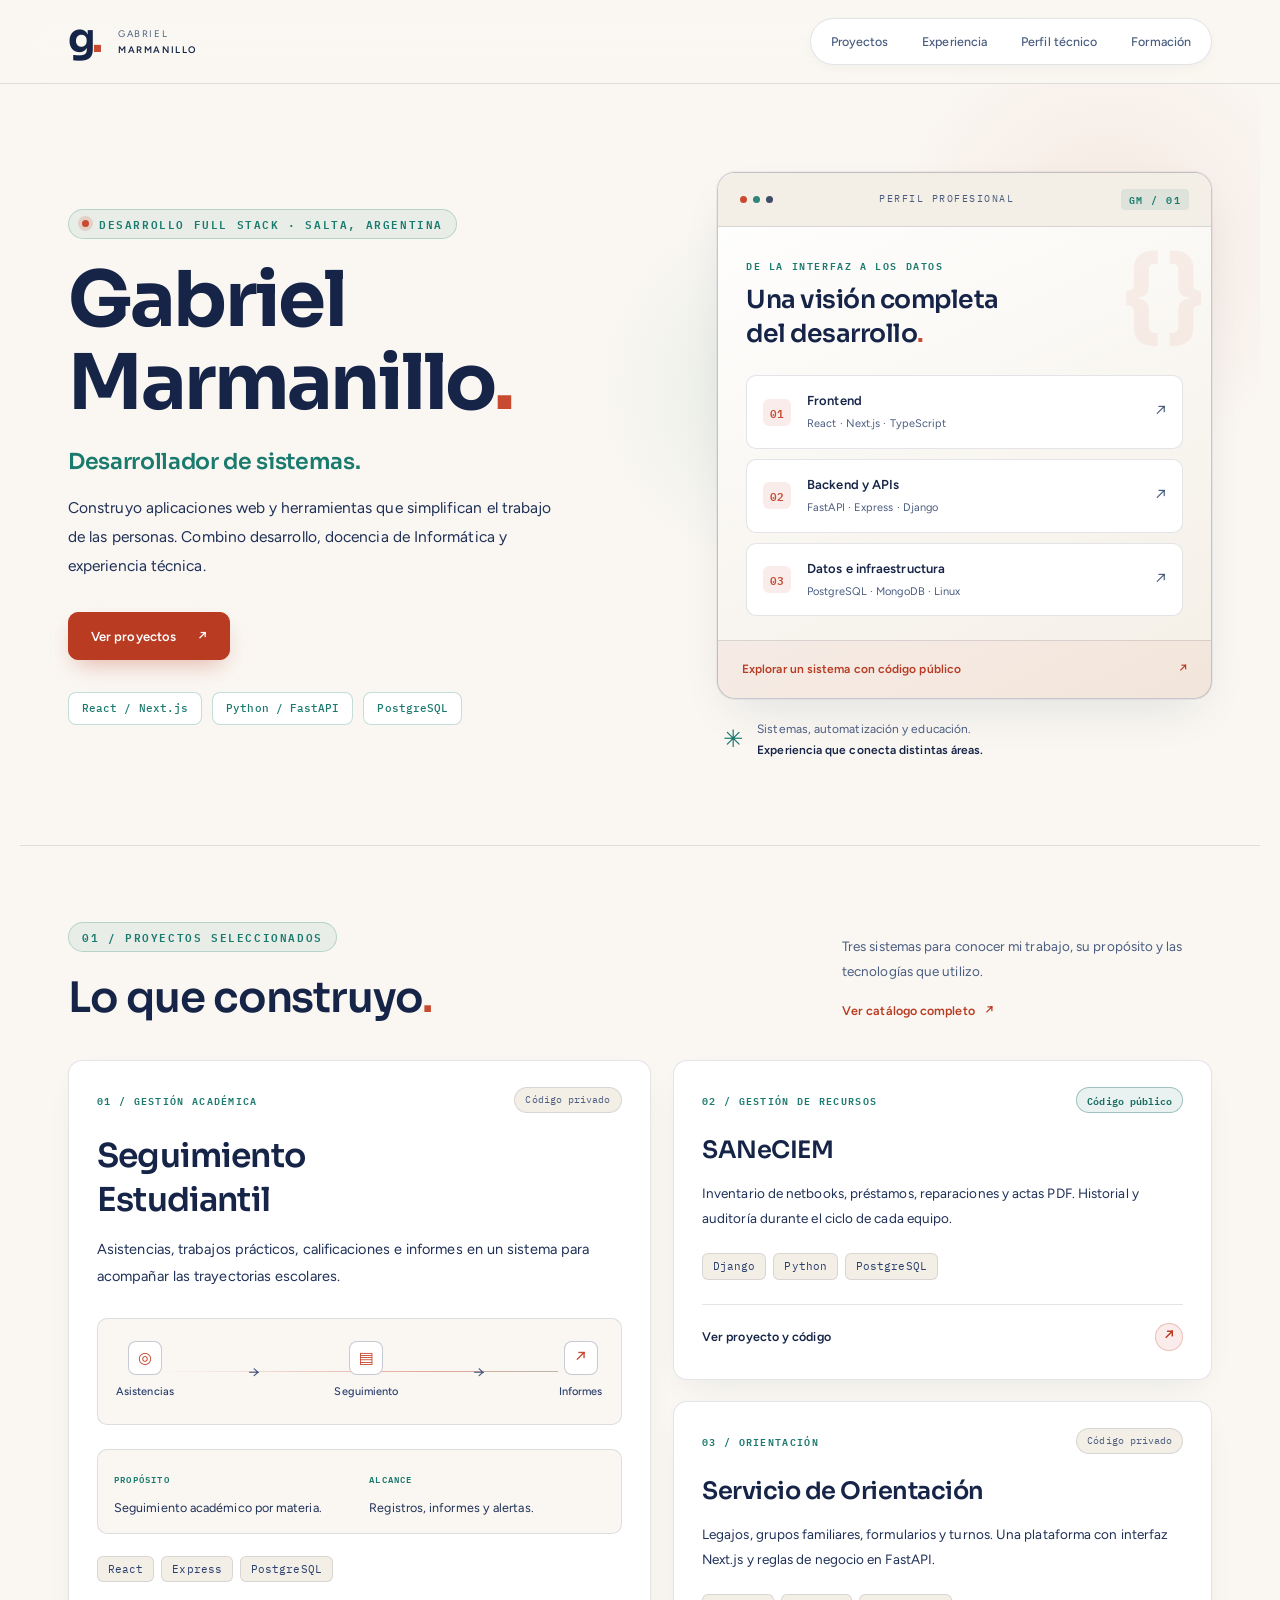
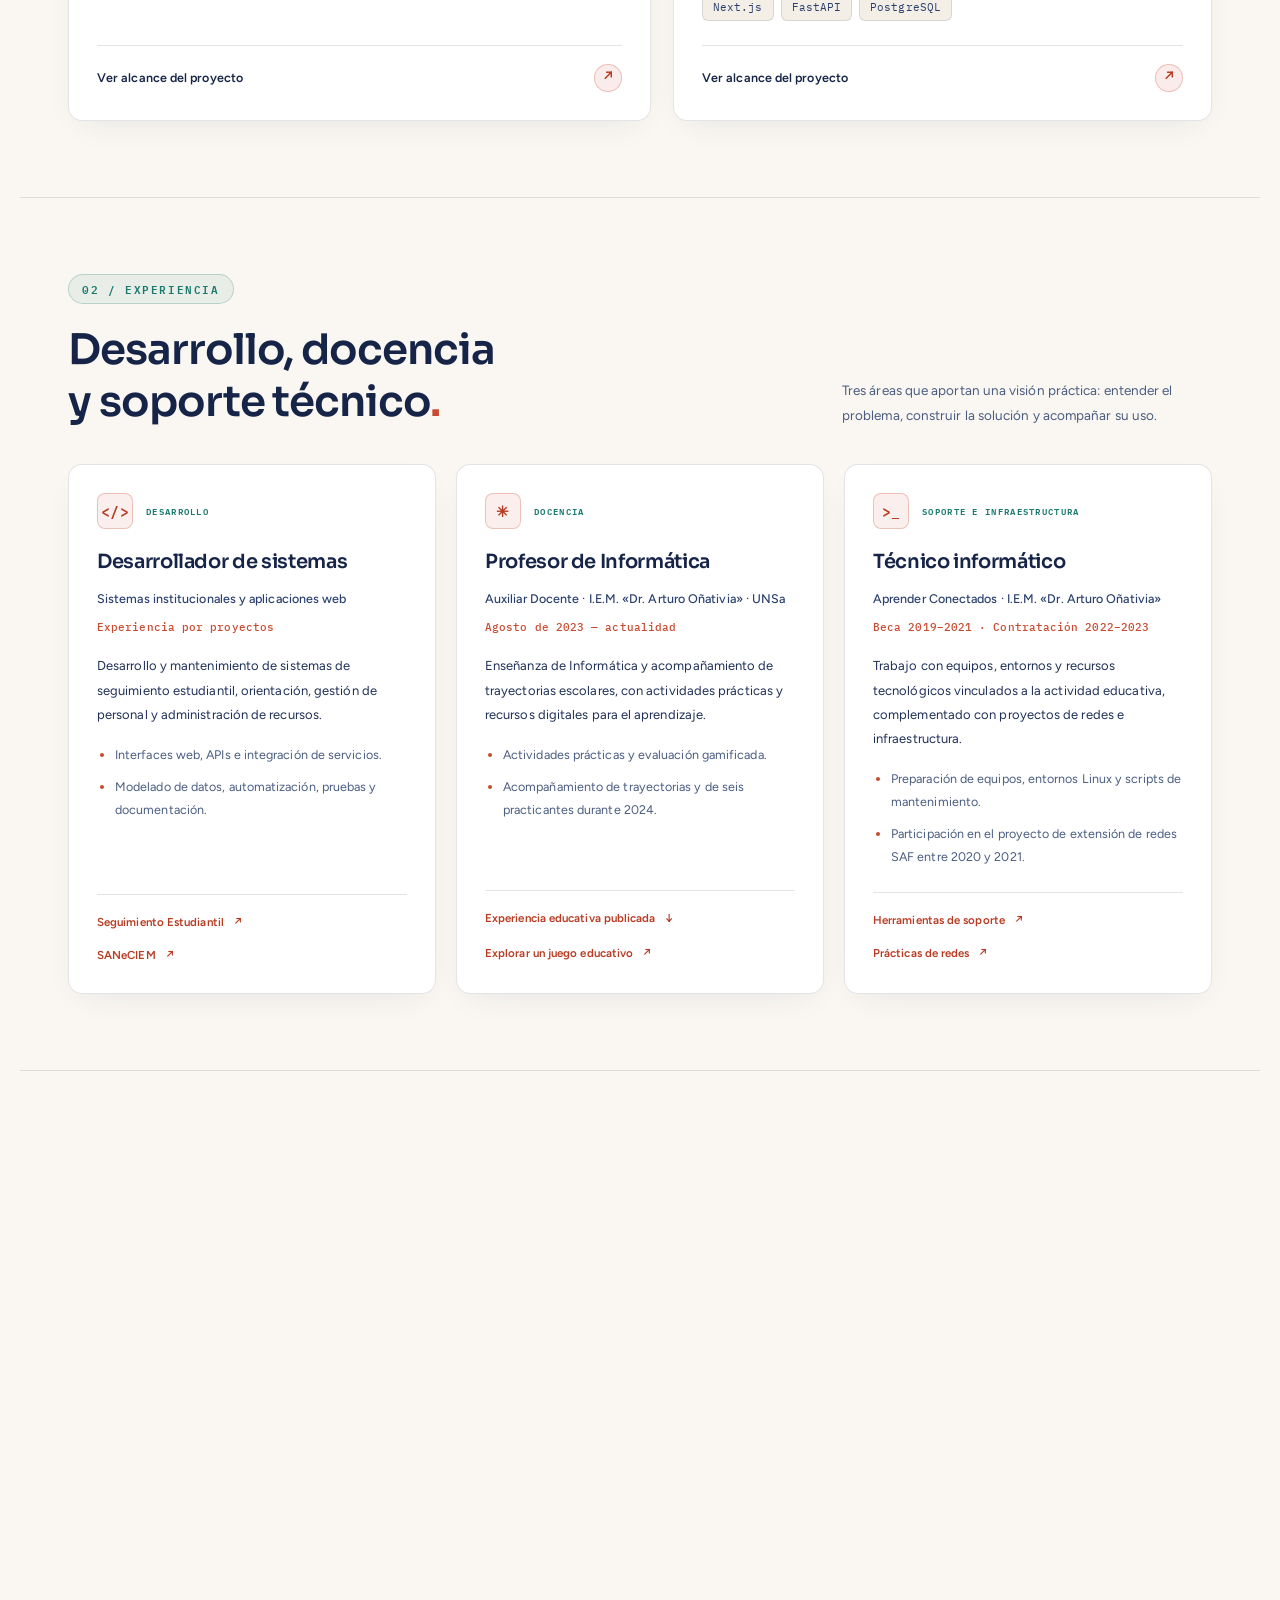
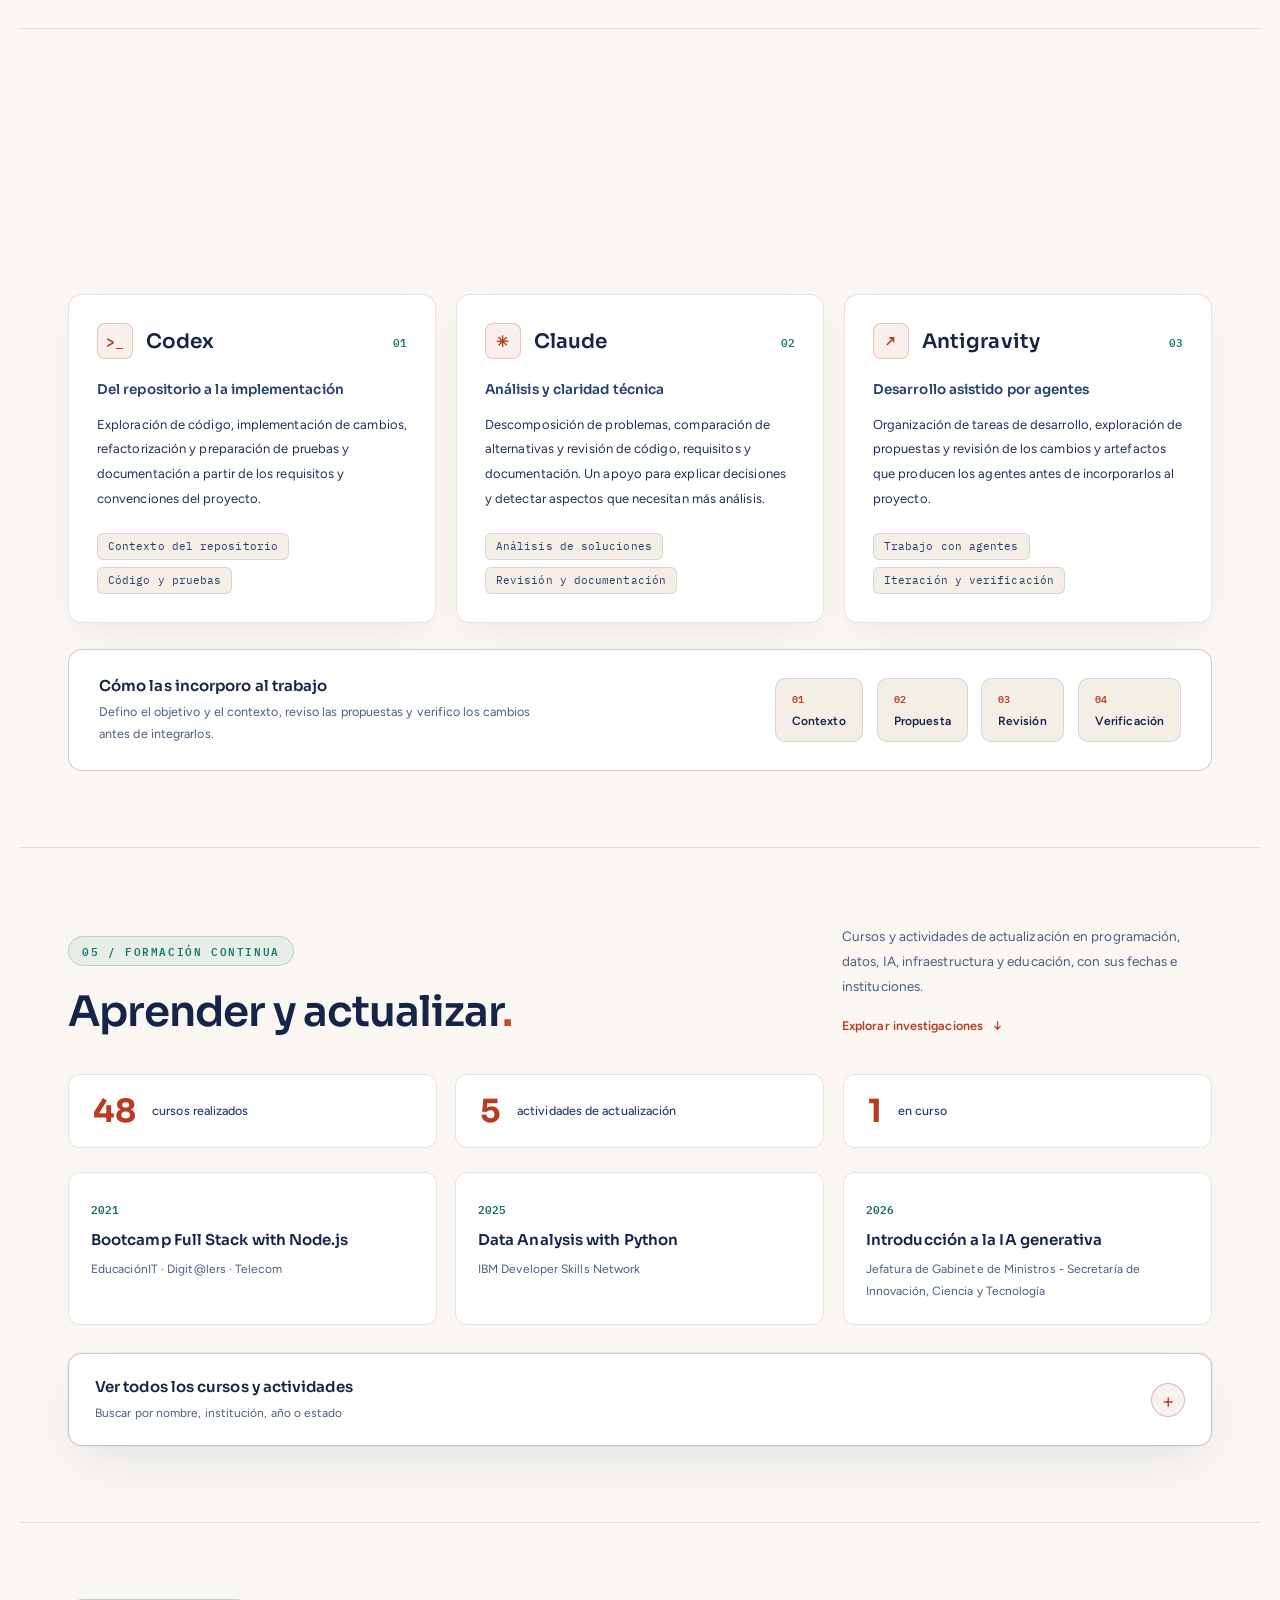
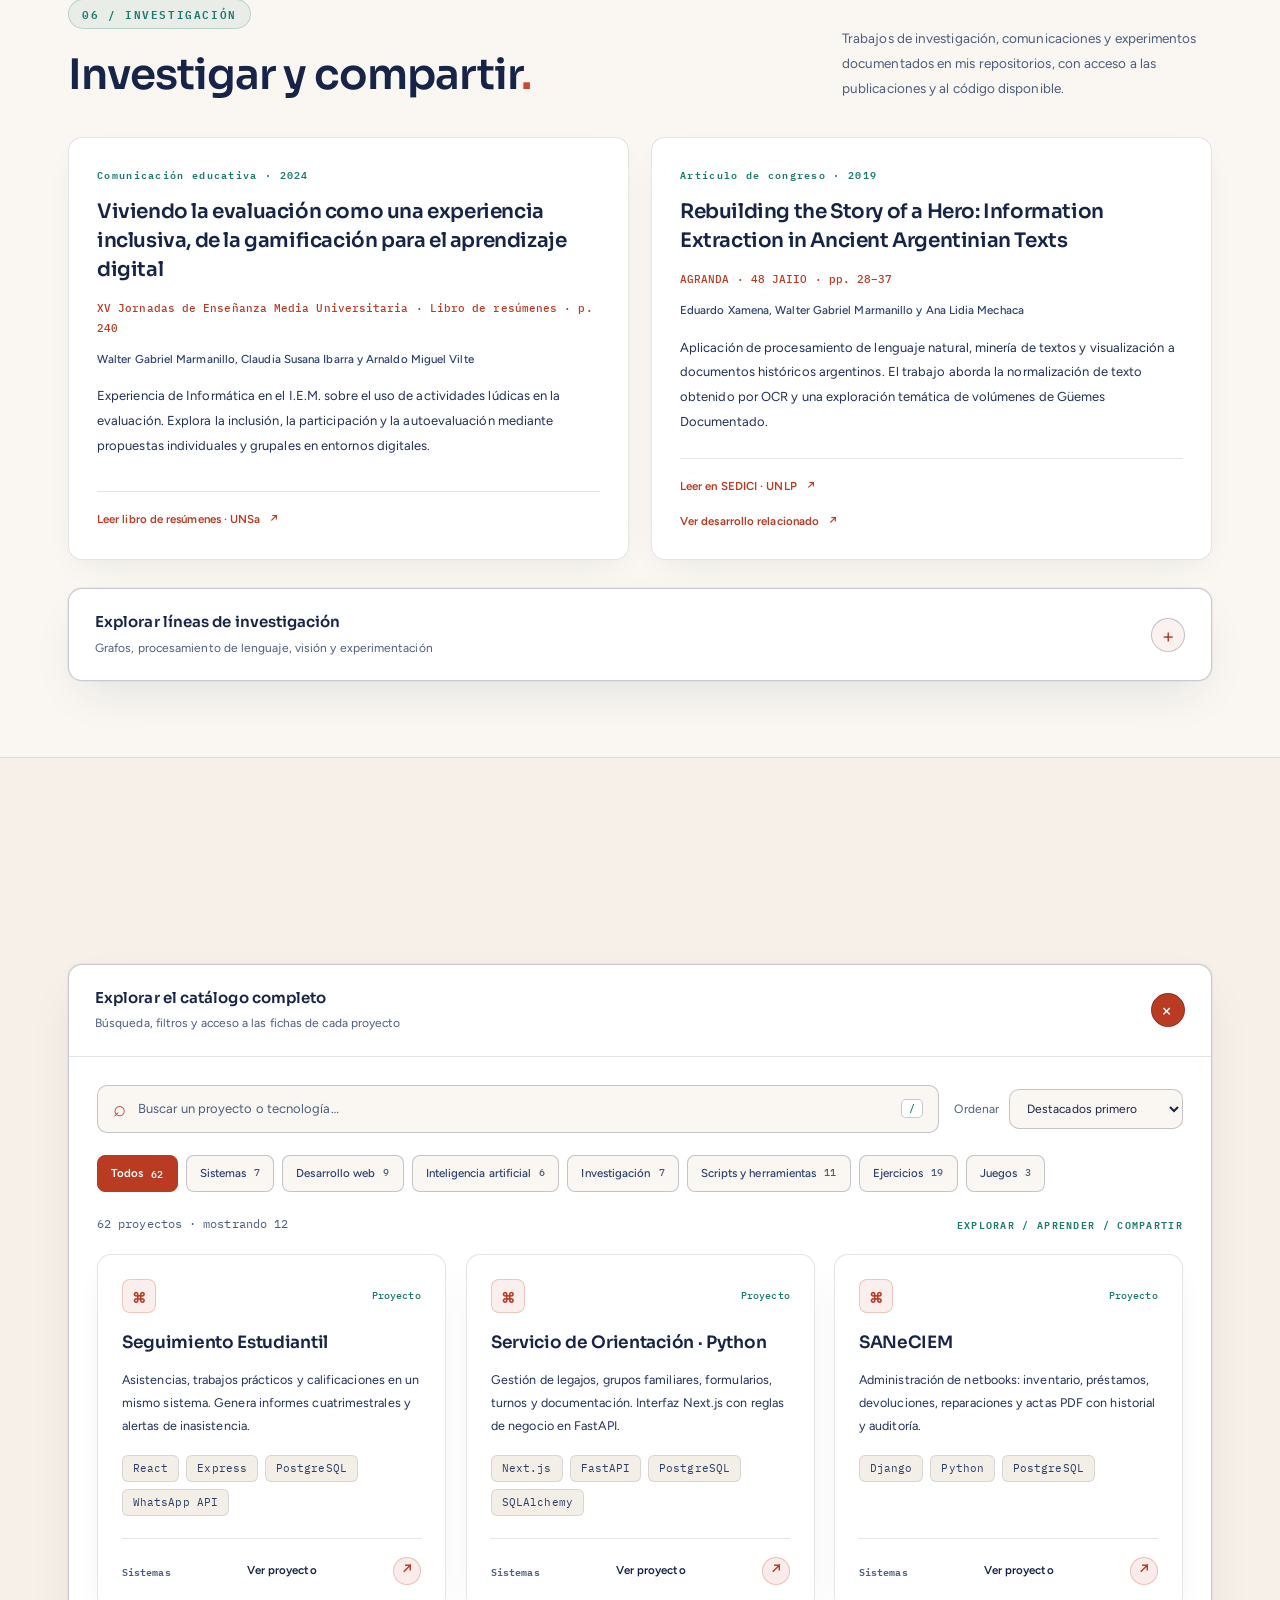
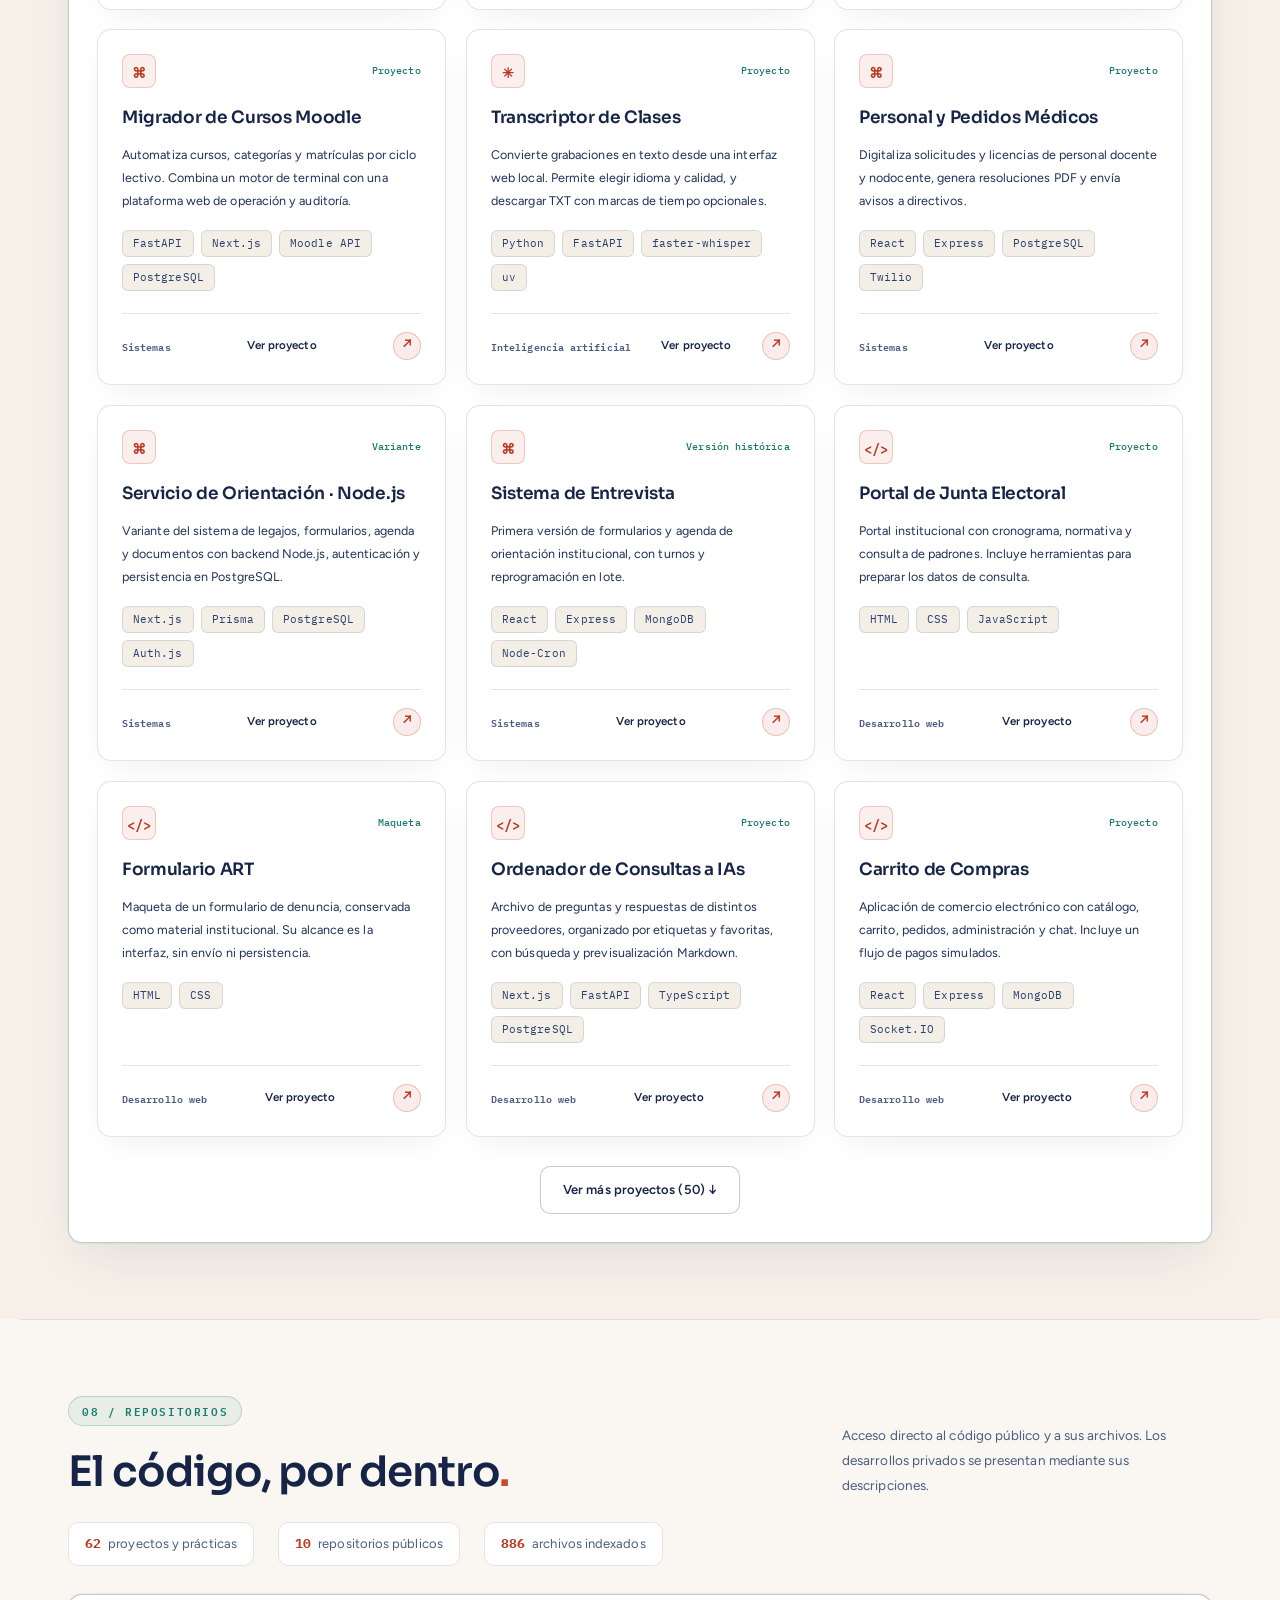
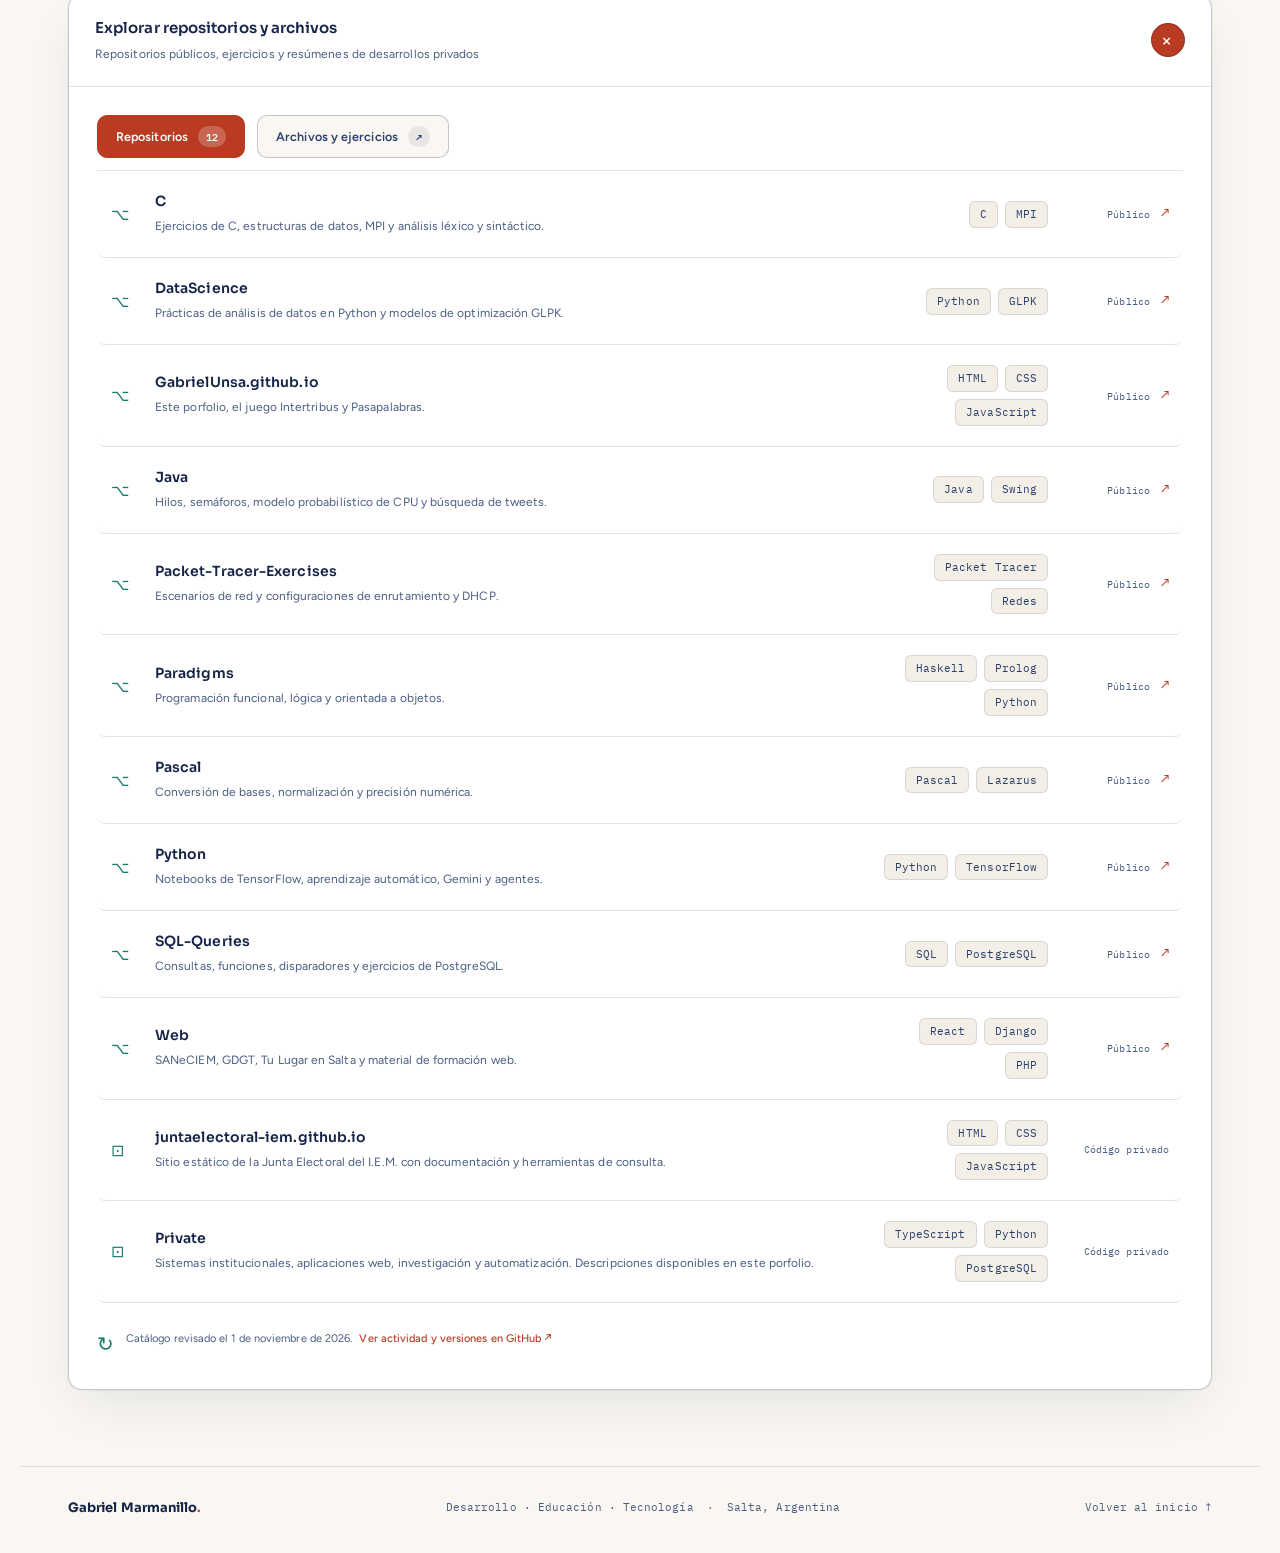
<file: index.html>
<!DOCTYPE html>
<html lang="es" data-theme="light">
<head>
  <meta charset="utf-8">
  <meta name="viewport" content="width=device-width, initial-scale=1">
  <meta name="theme-color" content="#faf7f2">
  <title>Gabriel Marmanillo | Desarrollador de sistemas</title>
  <meta name="description" content="Gabriel Marmanillo: desarrollo full stack con React, Next.js, Python y PostgreSQL. Experiencia, proyectos seleccionados, formación e investigación.">
  <link rel="canonical" href="https://gabrielunsa.github.io/">
  <meta property="og:type" content="website">
  <meta property="og:title" content="Gabriel Marmanillo · Porfolio de desarrollo">
  <meta property="og:description" content="Desarrollo full stack, sistemas y automatización. Conocé mi experiencia y explorá mis proyectos.">
  <meta property="og:url" content="https://gabrielunsa.github.io/">
  <meta property="og:image" content="https://gabrielunsa.github.io/assets/social.png?v=20261101-warm">
  <link rel="icon" href="assets/favicon.svg" type="image/svg+xml">
  <link rel="preconnect" href="https://fonts.googleapis.com">
  <link rel="preconnect" href="https://fonts.gstatic.com" crossorigin="">
  <link rel="stylesheet" href="assets/styles.css?v=20261101-warm">
  <script src="assets/catalog.js?v=20261101-warm" defer=""></script>
  <script src="assets/js/utils.js?v=20261101-warm" defer=""></script>
  <script src="assets/js/dialog.js?v=20261101-warm" defer=""></script>
  <script src="assets/js/projects.js?v=20261101-warm" defer=""></script>
  <script src="assets/js/repositories.js?v=20261101-warm" defer=""></script>
  <script src="assets/js/learning.js?v=20261101-warm" defer=""></script>
  <script src="assets/app.js?v=20261101-warm" defer=""></script>
  <script src="assets/motion.js?v=20261101-warm" defer=""></script>
</head>
<body>
  <div class="spatial-canvas" aria-hidden="true">
    <div class="spatial-grid"></div>
    <div class="spatial-orb orb-1"></div>
    <div class="spatial-orb orb-2"></div>
  </div>
  <div class="reading-progress" aria-hidden="true"></div>
  <a class="skip-link" href="#principal">Saltar al contenido</a>

  <header class="site-header">
    <a class="wordmark" href="#inicio" aria-label="Gabriel Marmanillo, inicio">
      <span class="monogram">g<span>.</span></span>
      <span>GABRIEL<br><b>MARMANILLO</b></span>
    </a>
    <nav class="desktop-nav" aria-label="Navegación principal">
      <span class="nav-pill-indicator" aria-hidden="true"></span>
      <a href="#destacados">Proyectos</a>
      <a href="#experiencia">Experiencia</a>
      <a href="#sobre-mi">Perfil técnico</a>
      <a href="#formacion">Formación</a>
    </nav>
    <details class="mobile-nav">
      <summary>Menú <span aria-hidden="true">⌄</span></summary>
      <nav aria-label="Navegación para pantallas pequeñas">
        <a href="#destacados">Proyectos</a>
        <a href="#experiencia">Experiencia</a>
        <a href="#sobre-mi">Perfil técnico</a>
        <a href="#formacion">Formación</a>
        <a href="#ia">IA aplicada</a>
        <a href="#investigacion">Investigación</a>
        <a href="#proyectos">Catálogo completo</a>
        <a href="#repositorios">Repositorios</a>
      </nav>
    </details>
  </header>

  <main id="principal">
    <!-- PORTADA / HERO -->
    <section class="hero section-wrap" id="inicio" aria-labelledby="hero-title">
      <div class="hero-ambient" aria-hidden="true"><span></span><span></span></div>
      <div class="hero-main">
        <p class="eyebrow"><span class="status-dot"></span> DESARROLLO FULL STACK · SALTA, ARGENTINA</p>
        <h1 id="hero-title">Gabriel<br>Marmanillo<span class="accent">.</span></h1>
        <p class="hero-role">Desarrollador de sistemas.</p>
        <p class="hero-copy">Construyo aplicaciones web y herramientas que simplifican el trabajo de las personas. Combino desarrollo, docencia de Informática y experiencia técnica.</p>
        <div class="hero-actions">
          <a class="button primary" href="#destacados">Ver proyectos <span aria-hidden="true">↗</span></a>
        </div>
        <div class="hero-stack" aria-label="Tecnologías principales">
          <span>React / Next.js</span>
          <span>Python / FastAPI</span>
          <span>PostgreSQL</span>
        </div>
      </div>
      <div class="hero-aside">
        <div class="profile-panel">
          <div class="panel-top">
            <span class="panel-dots" aria-hidden="true"><i></i><i></i><i></i></span>
            <span>PERFIL PROFESIONAL</span>
            <span class="panel-version">GM / 01</span>
          </div>
          <div class="profile-panel-main">
            <span class="profile-glyph" aria-hidden="true">{ }</span>
            <p class="panel-eyebrow">DE LA INTERFAZ A LOS DATOS</p>
            <h2>Una visión completa<br>del desarrollo<span>.</span></h2>
            <div class="profile-layers">
              <div><span aria-hidden="true">01</span><div><strong>Frontend</strong><p>React · Next.js · TypeScript</p></div><span aria-hidden="true">↗</span></div>
              <div><span aria-hidden="true">02</span><div><strong>Backend y APIs</strong><p>FastAPI · Express · Django</p></div><span aria-hidden="true">↗</span></div>
              <div><span aria-hidden="true">03</span><div><strong>Datos e infraestructura</strong><p>PostgreSQL · MongoDB · Linux</p></div><span aria-hidden="true">↗</span></div>
            </div>
          </div>
          <button class="panel-link" type="button" data-project="saneciem">Explorar un sistema con código público <span aria-hidden="true">↗</span></button>
        </div>
        <div class="hero-caption">
          <span aria-hidden="true">✳</span>
          <p>Sistemas, automatización y educación.<br><strong>Experiencia que conecta distintas áreas.</strong></p>
        </div>
      </div>
    </section>

    <!-- 01 / PROYECTOS SELECCIONADOS -->
    <section class="section-wrap featured-section" id="destacados" aria-labelledby="featured-title">
      <div class="section-heading">
        <div>
          <p class="eyebrow">01 / PROYECTOS SELECCIONADOS</p>
          <h2 id="featured-title">Lo que construyo<span class="accent">.</span></h2>
        </div>
        <div class="heading-aside">
          <p>Tres sistemas para conocer mi trabajo, su propósito y las tecnologías que utilizo.</p>
          <a class="text-link" href="#proyectos">Ver catálogo completo <span aria-hidden="true">↗</span></a>
        </div>
      </div>
      <div class="featured-grid">
        <article class="featured-card featured-primary">
          <div class="featured-top">
            <span class="project-number">01 / GESTIÓN ACADÉMICA</span>
            <span class="code-badge">Código privado</span>
          </div>
          <div class="featured-body">
            <h3>Seguimiento<br>Estudiantil</h3>
            <p>Asistencias, trabajos prácticos, calificaciones e informes en un sistema para acompañar las trayectorias escolares.</p>
            <div class="case-flow" aria-label="Áreas del sistema">
              <div><span aria-hidden="true">◎</span>Asistencias</div>
              <span aria-hidden="true">→</span>
              <div><span aria-hidden="true">▤</span>Seguimiento</div>
              <span aria-hidden="true">→</span>
              <div><span aria-hidden="true">↗</span>Informes</div>
            </div>
            <div class="case-facts">
              <div><small>PROPÓSITO</small><p>Seguimiento académico por materia.</p></div>
              <div><small>ALCANCE</small><p>Registros, informes y alertas.</p></div>
            </div>
            <div class="tags"><span>React</span><span>Express</span><span>PostgreSQL</span></div>
            <button class="card-action" type="button" data-project="seguimiento">Ver alcance del proyecto <span aria-hidden="true">↗</span></button>
          </div>
        </article>
        <article class="featured-card featured-compact">
          <div class="featured-top">
            <span class="project-number">02 / GESTIÓN DE RECURSOS</span>
            <span class="code-badge public">Código público</span>
          </div>
          <div class="featured-body">
            <h3>SANeCIEM</h3>
            <p>Inventario de netbooks, préstamos, reparaciones y actas PDF. Historial y auditoría durante el ciclo de cada equipo.</p>
            <div class="tags"><span>Django</span><span>Python</span><span>PostgreSQL</span></div>
            <button class="card-action" type="button" data-project="saneciem">Ver proyecto y código <span aria-hidden="true">↗</span></button>
          </div>
        </article>
        <article class="featured-card featured-compact">
          <div class="featured-top">
            <span class="project-number">03 / ORIENTACIÓN</span>
            <span class="code-badge">Código privado</span>
          </div>
          <div class="featured-body">
            <h3>Servicio de Orientación</h3>
            <p>Legajos, grupos familiares, formularios y turnos. Una plataforma con interfaz Next.js y reglas de negocio en FastAPI.</p>
            <div class="tags"><span>Next.js</span><span>FastAPI</span><span>PostgreSQL</span></div>
            <button class="card-action" type="button" data-project="orientacion-python">Ver alcance del proyecto <span aria-hidden="true">↗</span></button>
          </div>
        </article>
      </div>
    </section>

    <!-- 02 / EXPERIENCIA -->
    <section class="experience-section section-wrap" id="experiencia" aria-labelledby="experience-title">
      <div class="section-heading">
        <div>
          <p class="eyebrow">02 / EXPERIENCIA</p>
          <h2 id="experience-title">Desarrollo, docencia<br>y soporte técnico<span class="accent">.</span></h2>
        </div>
        <p>Tres áreas que aportan una visión práctica: entender el problema, construir la solución y acompañar su uso.</p>
      </div>
      <div class="experience-grid">
        <article class="experience-card">
          <div class="experience-card-top">
            <span class="experience-icon" aria-hidden="true">&lt;/&gt;</span>
            <span class="card-kicker">DESARROLLO</span>
          </div>
          <h3>Desarrollador de sistemas</h3>
          <p class="experience-context">Sistemas institucionales y aplicaciones web</p>
          <p class="experience-period">Experiencia por proyectos</p>
          <p class="experience-description">Desarrollo y mantenimiento de sistemas de seguimiento estudiantil, orientación, gestión de personal y administración de recursos.</p>
          <ul>
            <li>Interfaces web, APIs e integración de servicios.</li>
            <li>Modelado de datos, automatización, pruebas y documentación.</li>
          </ul>
          <div class="experience-actions">
            <button class="text-link" type="button" data-project="seguimiento">Seguimiento Estudiantil <span aria-hidden="true">↗</span></button>
            <button class="text-link" type="button" data-project="saneciem">SANeCIEM <span aria-hidden="true">↗</span></button>
          </div>
        </article>
        <article class="experience-card">
          <div class="experience-card-top">
            <span class="experience-icon" aria-hidden="true">✳</span>
            <span class="card-kicker">DOCENCIA</span>
          </div>
          <h3>Profesor de Informática</h3>
          <p class="experience-context">Auxiliar Docente · I.E.M. «Dr. Arturo Oñativia» · UNSa</p>
          <p class="experience-period">Agosto de 2023 — actualidad</p>
          <p class="experience-description">Enseñanza de Informática y acompañamiento de trayectorias escolares, con actividades prácticas y recursos digitales para el aprendizaje.</p>
          <ul>
            <li>Actividades prácticas y evaluación gamificada.</li>
            <li>Acompañamiento de trayectorias y de seis practicantes durante 2024.</li>
          </ul>
          <div class="experience-actions">
            <a class="text-link" href="#investigacion">Experiencia educativa publicada <span aria-hidden="true">↓</span></a>
            <a class="text-link" href="pasapalabras/">Explorar un juego educativo <span aria-hidden="true">↗</span></a>
          </div>
        </article>
        <article class="experience-card">
          <div class="experience-card-top">
            <span class="experience-icon" aria-hidden="true">&gt;_</span>
            <span class="card-kicker">SOPORTE E INFRAESTRUCTURA</span>
          </div>
          <h3>Técnico informático</h3>
          <p class="experience-context">Aprender Conectados · I.E.M. «Dr. Arturo Oñativia»</p>
          <p class="experience-period">Beca 2019–2021 · Contratación 2022–2023</p>
          <p class="experience-description">Trabajo con equipos, entornos y recursos tecnológicos vinculados a la actividad educativa, complementado con proyectos de redes e infraestructura.</p>
          <ul>
            <li>Preparación de equipos, entornos Linux y scripts de mantenimiento.</li>
            <li>Participación en el proyecto de extensión de redes SAF entre 2020 y 2021.</li>
          </ul>
          <div class="experience-actions">
            <button class="text-link" type="button" data-project="sala">Herramientas de soporte <span aria-hidden="true">↗</span></button>
            <a class="text-link" href="https://github.com/GabrielUnsa/Packet-Tracer-Exercises" target="_blank" rel="noopener noreferrer">Prácticas de redes <span aria-hidden="true">↗</span></a>
          </div>
        </article>
      </div>
    </section>

    <!-- 03 / PERFIL TÉCNICO -->
    <section class="about-section section-wrap" id="sobre-mi" aria-labelledby="about-title">
      <div class="about-intro">
        <p class="eyebrow">03 / PERFIL TÉCNICO</p>
        <h2 id="about-title">Tecnología con<br>contexto y criterio<span class="accent">.</span></h2>
        <p>Mi experiencia en educación y soporte me ayuda a entender cómo se usa el software, explicar decisiones y desarrollar herramientas para necesidades concretas.</p>
        <p>Mi formación en la Licenciatura en Análisis de Sistemas de la UNSa se complementa con cursos, investigación y aprendizaje continuo.</p>
        <a class="text-link" href="https://github.com/GabrielUnsa" target="_blank" rel="noopener noreferrer">Explorar mi trabajo en GitHub <span aria-hidden="true">↗</span></a>
      </div>
      <div class="skills-list">
        <div><span>01</span><div><h3>Frontend</h3><p>React · Next.js · TypeScript · HTML · CSS</p></div></div>
        <div><span>02</span><div><h3>Backend y datos</h3><p>Python · FastAPI · Express · Django · PostgreSQL · MongoDB</p></div></div>
        <div><span>03</span><div><h3>Automatización e infraestructura</h3><p>Bash · Linux · Git · Docker · Redes</p></div></div>
        <div><span>04</span><div><h3>IA e investigación</h3><p>TensorFlow · NLP · Visión computacional · Optimización combinatoria</p></div></div>
      </div>
    </section>

    <!-- 04 / IA APLICADA -->
    <section class="ai-section section-wrap" id="ia" aria-labelledby="ai-title">
      <div class="section-heading">
        <div>
          <p class="eyebrow">04 / IA APLICADA</p>
          <h2 id="ai-title">IA como parte<br>del proceso<span class="accent">.</span></h2>
        </div>
        <p>Uso Codex, Claude y Antigravity como apoyo para analizar, implementar y revisar. El contexto y la verificación forman parte del trabajo.</p>
      </div>
      <div class="ai-grid">
        <article class="ai-card">
          <div class="ai-card-heading">
            <span class="ai-symbol" aria-hidden="true">&gt;_</span>
            <h3>Codex</h3>
            <span class="ai-card-number" aria-hidden="true">01</span>
          </div>
          <h4>Del repositorio a la implementación</h4>
          <p>Exploración de código, implementación de cambios, refactorización y preparación de pruebas y documentación a partir de los requisitos y convenciones del proyecto.</p>
          <div class="tags"><span>Contexto del repositorio</span><span>Código y pruebas</span></div>
        </article>
        <article class="ai-card">
          <div class="ai-card-heading">
            <span class="ai-symbol" aria-hidden="true">✳</span>
            <h3>Claude</h3>
            <span class="ai-card-number" aria-hidden="true">02</span>
          </div>
          <h4>Análisis y claridad técnica</h4>
          <p>Descomposición de problemas, comparación de alternativas y revisión de código, requisitos y documentación. Un apoyo para explicar decisiones y detectar aspectos que necesitan más análisis.</p>
          <div class="tags"><span>Análisis de soluciones</span><span>Revisión y documentación</span></div>
        </article>
        <article class="ai-card">
          <div class="ai-card-heading">
            <span class="ai-symbol" aria-hidden="true">↗</span>
            <h3>Antigravity</h3>
            <span class="ai-card-number" aria-hidden="true">03</span>
          </div>
          <h4>Desarrollo asistido por agentes</h4>
          <p>Organización de tareas de desarrollo, exploración de propuestas y revisión de los cambios y artefactos que producen los agentes antes de incorporarlos al proyecto.</p>
          <div class="tags"><span>Trabajo con agentes</span><span>Iteración y verificación</span></div>
        </article>
      </div>
      <div class="ai-method">
        <div>
          <h3>Cómo las incorporo al trabajo</h3>
          <p>Defino el objetivo y el contexto, reviso las propuestas y verifico los cambios antes de integrarlos.</p>
        </div>
        <ol aria-label="Flujo de trabajo con IA">
          <li><span>01</span>Contexto</li>
          <li><span>02</span>Propuesta</li>
          <li><span>03</span>Revisión</li>
          <li><span>04</span>Verificación</li>
        </ol>
      </div>
    </section>

    <!-- 05 / FORMACIÓN CONTINUA -->
    <section class="training-section section-wrap" id="formacion" aria-labelledby="training-title">
      <div class="section-heading">
        <div>
          <p class="eyebrow">05 / FORMACIÓN CONTINUA</p>
          <h2 id="training-title">Aprender y actualizar<span class="accent">.</span></h2>
        </div>
        <div class="learning-intro">
          <p>Cursos y actividades de actualización en programación, datos, IA, infraestructura y educación, con sus fechas e instituciones.</p>
          <a class="text-link" href="#investigacion">Explorar investigaciones <span aria-hidden="true">↓</span></a>
        </div>
      </div>
      <div id="training-summary" class="training-summary" aria-label="Resumen de formación"></div>
      <div id="course-preview" class="course-preview" aria-label="Selección de formación"></div>
      <details class="archive-panel">
        <summary>
          <span><strong>Ver todos los cursos y actividades</strong><small>Buscar por nombre, institución, año o estado</small></span>
          <span class="archive-chevron" aria-hidden="true">+</span>
        </summary>
        <div class="archive-body">
          <div class="training-toolbar">
            <label class="search-box">
              <span aria-hidden="true">⌕</span>
              <input id="training-search" type="search" placeholder="Buscar un curso o institución…" aria-label="Buscar cursos por nombre o institución">
            </label>
            <label class="sr-only" for="training-year">Filtrar cursos por año</label>
            <select id="training-year"><option value="all">Todos los años</option></select>
            <label class="sr-only" for="training-status">Filtrar formación por estado</label>
            <select id="training-status">
              <option value="all">Todos los estados</option>
              <option value="completed">Cursos realizados</option>
              <option value="participation">Participación</option>
              <option value="in-progress">En curso</option>
            </select>
          </div>
          <p id="training-count" class="file-count" role="status" aria-live="polite"></p>
          <div id="training-list" class="training-list" role="list" aria-label="Cursos y actividades de actualización"></div>
          <div id="training-empty" class="empty-state" hidden="">
            <h3>No hay cursos que coincidan</h3>
            <p>Probá otro nombre, año o estado.</p>
            <button id="reset-training" class="button secondary" type="button">Restablecer búsqueda</button>
          </div>
          <div class="load-more-wrap">
            <button id="more-training" class="button secondary" type="button">Ver más cursos <span aria-hidden="true">↓</span></button>
          </div>
          <p class="training-note">Fechas e instituciones según mi registro curricular. Los enlaces a prácticas permiten explorar material relacionado en GitHub.</p>
          <div class="learning-subheading">
            <h3>Del curso a la práctica</h3>
            <p>Notebooks y ejercicios de aprendizaje conservados en los repositorios públicos.</p>
          </div>
          <div id="study-grid" class="project-grid"></div>
        </div>
      </details>
    </section>

    <!-- 06 / INVESTIGACIÓN -->
    <section class="research-section section-wrap" id="investigacion" aria-labelledby="research-title">
      <div class="section-heading">
        <div>
          <p class="eyebrow">06 / INVESTIGACIÓN</p>
          <h2 id="research-title">Investigar y compartir<span class="accent">.</span></h2>
        </div>
        <p>Trabajos de investigación, comunicaciones y experimentos documentados en mis repositorios, con acceso a las publicaciones y al código disponible.</p>
      </div>
      <div id="publication-grid" class="publication-grid" aria-label="Publicaciones y comunicaciones"></div>
      <noscript>
        <p>Consultá la publicación de <a href="https://sedici.unlp.edu.ar/handle/10915/87809">AGRANDA 2019</a> y el <a href="https://jemu2024.unsa.edu.ar/wp-content/uploads/2024/11/JEMU.pdf">libro de resúmenes de las XV JEMU</a>. Activá JavaScript para explorar las fichas de formación e investigación.</p>
      </noscript>
      <details class="archive-panel">
        <summary>
          <span><strong>Explorar líneas de investigación</strong><small>Grafos, procesamiento de lenguaje, visión y experimentación</small></span>
          <span class="archive-chevron" aria-hidden="true">+</span>
        </summary>
        <div class="archive-body">
          <div class="learning-subheading">
            <h3>Líneas de trabajo y experimentación</h3>
            <p>Procesamiento de lenguaje, recuperación de información, optimización combinatoria y visión computacional.</p>
          </div>
          <div id="research-grid" class="project-grid"></div>
        </div>
      </details>
    </section>

    <!-- 07 / CATÁLOGO COMPLETO -->
    <section class="catalog-section" id="proyectos" aria-labelledby="catalog-title" data-expand-section="">
      <div class="section-wrap">
        <div class="section-heading">
          <div>
            <p class="eyebrow">07 / CATÁLOGO COMPLETO</p>
            <h2 id="catalog-title">Proyectos y prácticas<span class="accent">.</span></h2>
          </div>
          <p>El archivo completo de sistemas, aplicaciones, scripts, juegos y ejercicios, con búsqueda por tecnología y categoría.</p>
        </div>
        <details class="archive-panel" open="">
          <summary>
            <span><strong>Explorar el catálogo completo</strong><small>Búsqueda, filtros y acceso a las fichas de cada proyecto</small></span>
            <span class="archive-chevron" aria-hidden="true">+</span>
          </summary>
          <div class="archive-body">
            <div class="catalog-toolbar">
              <label class="search-box">
                <span aria-hidden="true">⌕</span>
                <input id="project-search" type="search" placeholder="Buscar un proyecto o tecnología…" aria-label="Buscar proyectos por nombre, descripción o tecnología">
                <kbd aria-hidden="true">/</kbd>
              </label>
              <label class="sort-label">Ordenar
                <select id="project-sort">
                  <option value="featured">Destacados primero</option>
                  <option value="az">Nombre A–Z</option>
                  <option value="category">Categoría</option>
                </select>
              </label>
            </div>
            <div class="filter-list" id="project-filters" role="group" aria-label="Filtrar proyectos por categoría"></div>
            <div class="results-heading">
              <p id="project-count" role="status" aria-live="polite"></p>
              <span>EXPLORAR / APRENDER / COMPARTIR</span>
            </div>
            <div id="project-grid" class="project-grid"></div>
            <div id="project-empty" class="empty-state" hidden="">
              <span aria-hidden="true">⌕</span>
              <h3>No encontramos coincidencias</h3>
              <p>Probá con otro nombre, categoría o tecnología.</p>
              <button id="reset-projects" class="button secondary">Restablecer búsqueda</button>
            </div>
            <div class="load-more-wrap">
              <button class="button secondary" id="load-more">Ver más proyectos <span aria-hidden="true">↓</span></button>
            </div>
            <noscript>
              <p>Este catálogo necesita JavaScript para usar la búsqueda y los filtros. Podés explorar todo el código público en <a href="https://github.com/GabrielUnsa?tab=repositories">GitHub</a>.</p>
            </noscript>
          </div>
        </details>
      </div>
    </section>

    <!-- 08 / REPOSITORIOS -->
    <section class="section-wrap repository-section" id="repositorios" aria-labelledby="repo-title" data-expand-section="">
      <div class="section-heading">
        <div>
          <p class="eyebrow">08 / REPOSITORIOS</p>
          <h2 id="repo-title">El código, por dentro<span class="accent">.</span></h2>
        </div>
        <p>Acceso directo al código público y a sus archivos. Los desarrollos privados se presentan mediante sus descripciones.</p>
      </div>
      <div class="catalog-facts" aria-label="Resumen del archivo">
        <span><strong id="project-total">62</strong> proyectos y prácticas</span>
        <span><strong id="repo-total">10</strong> repositorios públicos</span>
        <span><strong id="file-total">886</strong> archivos indexados</span>
      </div>
      <details class="archive-panel" open="">
        <summary>
          <span><strong>Explorar repositorios y archivos</strong><small>Repositorios públicos, ejercicios y resúmenes de desarrollos privados</small></span>
          <span class="archive-chevron" aria-hidden="true">+</span>
        </summary>
        <div class="archive-body">
          <div class="tab-list" role="tablist" aria-label="Explorador de código">
            <button id="tab-repos" role="tab" aria-selected="true" aria-controls="panel-repos" tabindex="0">Repositorios <span id="repo-tab-count">12</span></button>
            <button id="tab-files" role="tab" aria-selected="false" aria-controls="panel-files" tabindex="-1">Archivos y ejercicios <span aria-hidden="true">↗</span></button>
          </div>
          <div id="panel-repos" role="tabpanel" aria-labelledby="tab-repos">
            <div id="repo-list" class="repo-list"></div>
          </div>
          <div id="panel-files" role="tabpanel" aria-labelledby="tab-files" hidden="">
            <div class="file-toolbar">
              <label class="search-box">
                <span aria-hidden="true">⌕</span>
                <input id="file-search" type="search" aria-label="Buscar archivos y ejercicios" placeholder="Buscar un archivo, ejercicio o extensión…">
              </label>
              <label class="sr-only" for="file-repo">Filtrar archivos por repositorio</label>
              <select id="file-repo"><option value="all">Todos los repositorios</option></select>
            </div>
            <p class="file-help">Índice de código y prácticas públicas. Los enlaces abren los archivos en GitHub; los datasets, dependencias y archivos privados quedan fuera del índice.</p>
            <p id="file-count" class="file-count" role="status" aria-live="polite"></p>
            <div id="file-list" class="file-list"></div>
            <div class="load-more-wrap">
              <button id="more-files" class="button secondary">Ver más archivos <span aria-hidden="true">↓</span></button>
            </div>
          </div>
          <div class="snapshot-note">
            <span aria-hidden="true">↻</span>
            <p>Catálogo revisado el <time id="catalog-date" datetime="2026-11-01">1 de noviembre de 2026</time>. <a href="https://github.com/GabrielUnsa?tab=repositories" target="_blank" rel="noopener noreferrer">Ver actividad y versiones en GitHub ↗</a></p>
          </div>
        </div>
      </details>
    </section>
  </main>

  <footer class="site-footer section-wrap">
    <a class="footer-name" href="#inicio">Gabriel Marmanillo<span class="accent">.</span></a>
    <p>Desarrollo · Educación · Tecnología <span>·</span> Salta, Argentina</p>
    <a href="#inicio">Volver al inicio ↑</a>
  </footer>

  <dialog id="project-dialog" aria-labelledby="dialog-title">
    <div class="dialog-inner">
      <button id="close-dialog" class="close-dialog" aria-label="Cerrar descripción">×</button>
      <p class="eyebrow" id="dialog-category"></p>
      <h2 id="dialog-title"></h2>
      <p id="dialog-description"></p>
      <p id="dialog-detail"></p>
      <div id="dialog-tags" class="tags"></div>
      <p id="dialog-access" class="access-note"></p>
      <div id="dialog-actions" class="dialog-actions"></div>
    </div>
  </dialog>

  <a class="back-to-top" href="#inicio" aria-label="Volver al inicio" aria-hidden="true" tabindex="-1">↑</a>
</body>
</html>
</file>
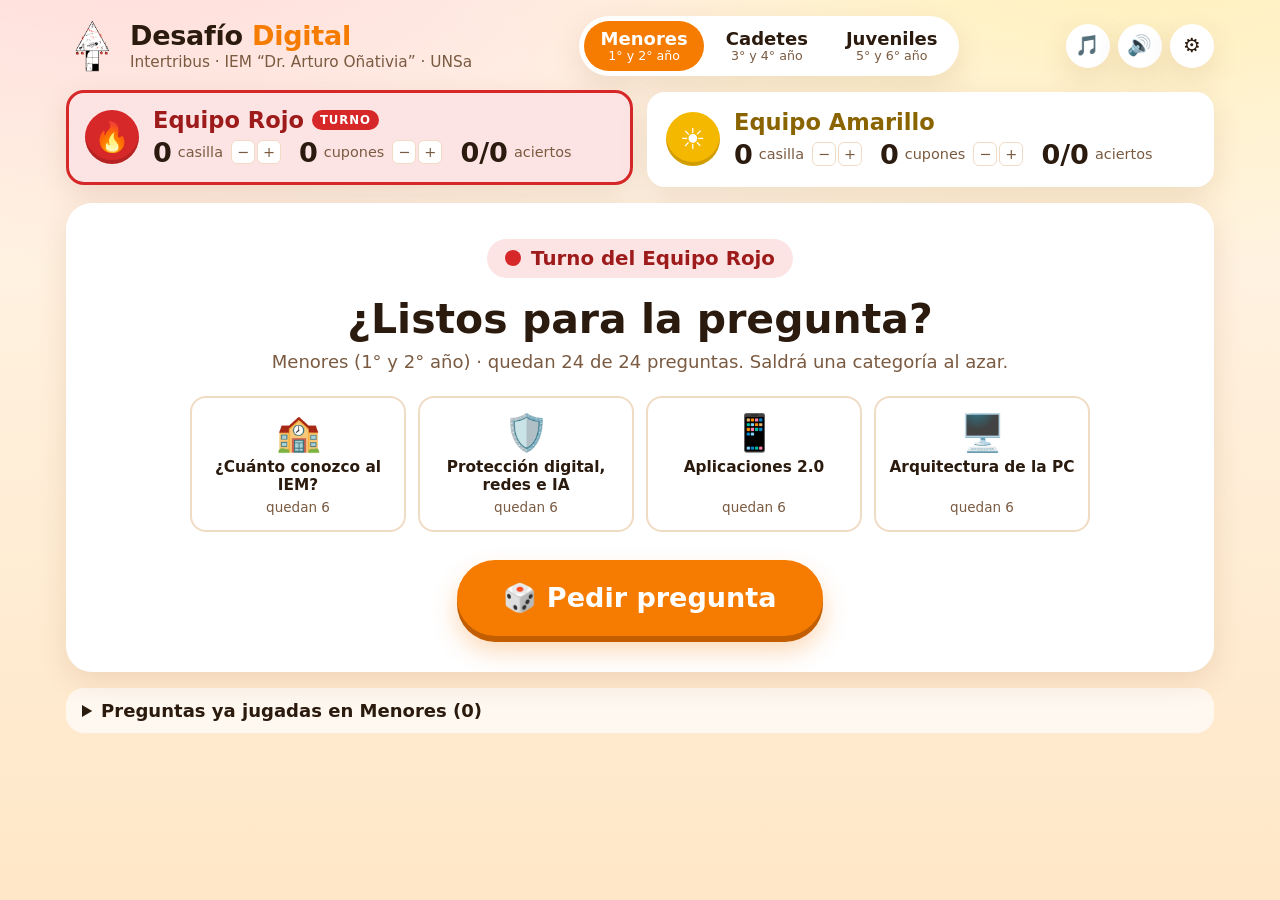
<file: intertribus/index.html>
<!DOCTYPE html>
<html lang="es">
<head>
<meta charset="UTF-8">
<meta name="viewport" content="width=device-width, initial-scale=1.0">
<title>Desafío Digital · Intertribus IEM</title>
<link rel="icon" type="image/png" href="../logo-iem-sin-fondo.png">
<style>
  :root {
    --bg: #fff6ea;
    --bg-2: #ffe7c7;
    --card: #ffffff;
    --ink: #2b1a0e;
    --muted: #7a5a40;
    --line: #f0dcc4;
    --orange: #f57c00;
    --orange-deep: #c25e00;
    --red: #d62828;
    --red-deep: #9e1b1b;
    --red-soft: #fde4e4;
    --yellow: #f5b800;
    --yellow-deep: #8a6400;
    --yellow-soft: #fff3c4;
    --ok: #1f8a4c;
    --ok-soft: #dff5e8;
    --bad: #c62828;
    --bad-soft: #fde4e4;
    --iem: #258543;
    --radius: 18px;
    --shadow: 0 10px 30px rgba(120, 60, 0, .12);
  }
  * { box-sizing: border-box; }
  html { font-size: clamp(15px, .55vw + 11px, 21px); }
  body {
    margin: 0;
    min-height: 100vh;
    font-family: system-ui, -apple-system, "Segoe UI", Roboto, "Helvetica Neue", Arial, sans-serif;
    color: var(--ink);
    background: radial-gradient(1200px 600px at 10% -10%, #ffd9d9 0%, transparent 60%),
                radial-gradient(1200px 600px at 90% -10%, #fff0b3 0%, transparent 60%),
                linear-gradient(180deg, var(--bg) 0%, var(--bg-2) 100%);
    background-attachment: fixed;
  }
  button { font: inherit; color: inherit; cursor: pointer; }
  button:disabled { cursor: not-allowed; opacity: .5; }
  .wrap { max-width: 1180px; margin: 0 auto; padding: 16px; }

  /* ---------- Encabezado ---------- */
  .top {
    display: flex; flex-wrap: wrap; align-items: center; gap: 12px 20px;
    justify-content: space-between; margin-bottom: 16px;
  }
  .brand { display: flex; align-items: center; gap: 12px; }
  .brand img { width: 52px; height: 52px; object-fit: contain; }
  .brand h1 { margin: 0; font-size: 1.5rem; line-height: 1.1; letter-spacing: -.01em; }
  .brand h1 span { color: var(--orange); }
  .brand p { margin: 2px 0 0; color: var(--muted); font-size: .85rem; }
  .levels { display: flex; gap: 6px; background: var(--card); padding: 5px; border-radius: 999px; box-shadow: var(--shadow); }
  .levels button {
    border: 0; background: transparent; padding: 8px 16px; border-radius: 999px;
    font-weight: 700; display: flex; flex-direction: column; align-items: center; line-height: 1.1;
  }
  .levels button small { font-weight: 500; font-size: .7rem; color: var(--muted); }
  .levels button[aria-selected="true"] { background: var(--orange); color: #fff; }
  .levels button[aria-selected="true"] small { color: #fff; }
  .tools { display: flex; gap: 8px; align-items: center; }
  .icon-btn {
    border: 0; background: var(--card); width: 44px; height: 44px; border-radius: 50%;
    box-shadow: var(--shadow); font-size: 1.1rem; display: grid; place-items: center;
  }
  .icon-btn.off { opacity: .45; }
  .menu { position: relative; }
  .menu > summary { list-style: none; }
  .menu > summary::-webkit-details-marker { display: none; }
  .menu-pop {
    position: absolute; right: 0; top: 52px; z-index: 20; background: var(--card);
    border-radius: 14px; box-shadow: 0 16px 40px rgba(0,0,0,.18); padding: 6px; min-width: 250px;
  }
  .menu-pop button {
    display: block; width: 100%; text-align: left; border: 0; background: transparent;
    padding: 10px 12px; border-radius: 10px;
  }
  .menu-pop button:hover { background: var(--bg); }

  /* ---------- Equipos ---------- */
  .teams { display: grid; grid-template-columns: 1fr 1fr; gap: 14px; margin-bottom: 16px; }
  .team {
    position: relative; background: var(--card); border-radius: var(--radius); padding: 14px 16px;
    box-shadow: var(--shadow); border: 3px solid transparent; text-align: left; width: 100%;
    display: grid; grid-template-columns: auto 1fr; gap: 4px 14px; align-items: center;
    transition: transform .2s, border-color .2s, box-shadow .2s;
  }
  .team.rojo { --c: var(--red); --c-deep: var(--red-deep); --c-soft: var(--red-soft); }
  .team.amarillo { --c: var(--yellow); --c-deep: var(--yellow-deep); --c-soft: var(--yellow-soft); }
  .team.active { border-color: var(--c); background: var(--c-soft); transform: translateY(-2px); }
  .team .dot {
    width: 54px; height: 54px; border-radius: 50%; background: var(--c); grid-row: span 2;
    display: grid; place-items: center; font-size: 1.6rem; color: #fff;
    box-shadow: inset 0 -4px 0 rgba(0,0,0,.15);
  }
  .team h2 { margin: 0; font-size: 1.25rem; color: var(--c-deep); display: flex; align-items: center; gap: 8px; }
  .turn-tag {
    font-size: .65rem; font-weight: 800; letter-spacing: .08em; text-transform: uppercase;
    background: var(--c); color: #fff; padding: 3px 8px; border-radius: 999px;
  }
  .team.amarillo .turn-tag { color: var(--ink); }
  .stats { display: flex; flex-wrap: wrap; gap: 6px 18px; }
  .stat { display: flex; align-items: center; gap: 6px; }
  .stat b { font-size: 1.5rem; font-variant-numeric: tabular-nums; }
  .stat span { color: var(--muted); font-size: .8rem; }
  .adj { display: inline-flex; gap: 2px; margin-left: 2px; }
  .adj button {
    border: 1px solid var(--line); background: #fff; width: 24px; height: 24px; border-radius: 6px;
    font-size: .8rem; line-height: 1; padding: 0;
  }

  /* ---------- Escenario ---------- */
  .stage {
    background: var(--card); border-radius: 26px; box-shadow: var(--shadow);
    padding: clamp(18px, 3vw, 36px); min-height: 420px; position: relative; overflow: hidden;
  }
  .center { text-align: center; }
  .turn-banner {
    display: inline-flex; align-items: center; gap: 10px; padding: 8px 18px; border-radius: 999px;
    font-weight: 800; font-size: 1.1rem; margin-bottom: 18px;
  }
  .turn-banner.rojo { background: var(--red-soft); color: var(--red-deep); }
  .turn-banner.amarillo { background: var(--yellow-soft); color: var(--yellow-deep); }
  .turn-banner i { width: 16px; height: 16px; border-radius: 50%; display: inline-block; }
  .turn-banner.rojo i { background: var(--red); }
  .turn-banner.amarillo i { background: var(--yellow); }
  .big-title { font-size: clamp(1.6rem, 3.2vw, 2.6rem); margin: 0 0 8px; line-height: 1.15; }
  .sub { color: var(--muted); margin: 0 0 24px; }

  .cats { display: grid; grid-template-columns: repeat(4, 1fr); gap: 12px; margin: 0 auto 28px; max-width: 900px; }
  .cat {
    border: 2px solid var(--line); border-radius: 16px; padding: 14px 10px; text-align: center;
    transition: transform .12s, background .12s, border-color .12s, opacity .2s; background: #fff;
  }
  .cat .ico { font-size: 2rem; display: block; }
  .cat .nm { font-weight: 700; font-size: .85rem; display: block; margin-top: 4px; min-height: 2.4em; }
  .cat .ct { font-size: .75rem; color: var(--muted); }
  .cat.off { opacity: .35; }
  .cat.hot { border-color: var(--hue); background: color-mix(in srgb, var(--hue) 14%, #fff); transform: scale(1.06); }
  .cat.picked { border-color: var(--hue); background: var(--hue); color: #fff; transform: scale(1.1); }
  .cat.picked .ct { color: #fff; }

  .btn {
    border: 0; border-radius: 999px; padding: 16px 34px; font-weight: 800; font-size: 1.2rem;
    background: var(--orange); color: #fff; box-shadow: 0 6px 0 var(--orange-deep), 0 14px 26px rgba(245,124,0,.3);
    transition: transform .08s, box-shadow .08s;
  }
  .btn:active { transform: translateY(4px); box-shadow: 0 2px 0 var(--orange-deep); }
  .btn.ghost { background: #fff; color: var(--ink); box-shadow: 0 0 0 2px var(--line); }
  .btn.huge { font-size: 1.5rem; padding: 22px 46px; }
  .btn-row { display: flex; gap: 12px; justify-content: center; flex-wrap: wrap; margin-top: 22px; }

  /* Pregunta */
  .q-head { display: flex; flex-wrap: wrap; align-items: center; justify-content: space-between; gap: 10px; margin-bottom: 14px; }
  .q-cat {
    display: inline-flex; align-items: center; gap: 8px; padding: 6px 14px; border-radius: 999px;
    background: var(--hue); color: #fff; font-weight: 700; font-size: .9rem;
  }
  .q-text { font-size: clamp(1.35rem, 2.6vw, 2.1rem); line-height: 1.25; margin: 6px 0 22px; font-weight: 800; }
  .opts { display: grid; gap: 12px; }
  .opt {
    display: flex; align-items: center; gap: 14px; text-align: left; width: 100%;
    background: #fff; border: 3px solid var(--line); border-radius: 16px; padding: 14px 16px;
    font-size: clamp(1.02rem, 1.6vw, 1.3rem); font-weight: 600; transition: border-color .12s, background .12s, transform .12s;
  }
  .opt:not(:disabled):hover { border-color: var(--orange); transform: translateX(4px); }
  .opt:disabled { opacity: 1; cursor: default; }
  .opt .letter {
    flex: none; width: 42px; height: 42px; border-radius: 12px; display: grid; place-items: center;
    background: var(--bg-2); font-weight: 900; color: var(--orange-deep);
  }
  .opt.correct { border-color: var(--ok); background: var(--ok-soft); }
  .opt.correct .letter { background: var(--ok); color: #fff; }
  .opt.wrong { border-color: var(--bad); background: var(--bad-soft); }
  .opt.wrong .letter { background: var(--bad); color: #fff; }
  .opt.dim { opacity: .45; }

  .verdict {
    margin-top: 22px; border-radius: 18px; padding: 16px 20px; display: flex; align-items: center; gap: 16px;
    flex-wrap: wrap; justify-content: space-between; animation: pop .35s cubic-bezier(.2,1.4,.4,1) both;
  }
  .verdict.ok { background: var(--ok-soft); color: #0f5a30; }
  .verdict.bad { background: var(--bad-soft); color: #8e1c1c; }
  .verdict strong { font-size: clamp(1.5rem, 3vw, 2.2rem); display: block; }
  .verdict p { margin: 2px 0 0; }
  @keyframes pop { from { transform: scale(.85); opacity: 0; } to { transform: scale(1); opacity: 1; } }

  /* Ruleta */
  .wheel-area { display: grid; grid-template-columns: minmax(0, 1fr) minmax(0, 1fr); gap: 28px; align-items: center; }
  .wheel-box { position: relative; width: min(100%, 440px); aspect-ratio: 1; margin: 0 auto; }
  .wheel-box svg.wheel {
    width: 100%; height: 100%; display: block; border-radius: 50%;
    box-shadow: 0 0 0 8px #fff, 0 0 0 12px var(--orange), 0 18px 40px rgba(0,0,0,.2);
    transition: transform 5s cubic-bezier(.12,.7,.12,1);
  }
  .wheel-box .pointer {
    position: absolute; left: 50%; top: -18px; transform: translateX(-50%); width: 0; height: 0;
    border-left: 20px solid transparent; border-right: 20px solid transparent; border-top: 40px solid var(--ink);
    filter: drop-shadow(0 3px 2px rgba(0,0,0,.3)); z-index: 2;
  }
  .wheel-box .hub {
    position: absolute; inset: 0; margin: auto; width: 22%; height: 22%; border-radius: 50%;
    background: #fff; box-shadow: 0 4px 12px rgba(0,0,0,.25); display: grid; place-items: center;
    border: 0; font-weight: 900; font-size: .95rem; color: var(--orange-deep);
  }
  .wheel-box .hub:disabled { opacity: 1; cursor: default; }
  .w-big { font-size: 20px; font-weight: 900; fill: #fff; text-anchor: middle; dominant-baseline: middle; }
  .w-small { font-size: 7.5px; font-weight: 700; fill: #fff; text-anchor: middle; dominant-baseline: middle; letter-spacing: .06em; text-transform: uppercase; }
  .legend { list-style: none; padding: 0; margin: 0 0 16px; display: grid; gap: 8px; }
  .legend li { display: flex; align-items: center; gap: 10px; }
  .legend i { width: 18px; height: 18px; border-radius: 5px; flex: none; }
  .prize {
    border-radius: 18px; padding: 18px 20px; background: var(--bg); text-align: center;
    animation: pop .4s cubic-bezier(.2,1.4,.4,1) both;
  }
  .prize .emo { font-size: 3rem; display: block; }
  .prize strong { font-size: clamp(1.5rem, 3vw, 2.2rem); display: block; }

  /* Historial */
  .history { margin-top: 16px; background: rgba(255,255,255,.7); border-radius: var(--radius); padding: 12px 16px; }
  .history summary { cursor: pointer; font-weight: 700; }
  .history ol { margin: 10px 0 0; padding-left: 1.4em; display: grid; gap: 6px; }
  .history li { font-size: .9rem; }
  .history .t { display: inline-block; width: 10px; height: 10px; border-radius: 50%; margin-right: 4px; }
  .history .t.rojo { background: var(--red); }
  .history .t.amarillo { background: var(--yellow); }

  /* Confeti */
  .confetti { position: fixed; inset: 0; pointer-events: none; z-index: 50; overflow: hidden; }
  .confetti span {
    position: absolute; top: -20px; width: 10px; height: 16px; border-radius: 2px;
    animation: fall linear forwards;
  }
  @keyframes fall { to { transform: translateY(110vh) rotate(720deg); } }

  @media (max-width: 760px) {
    .team { grid-template-columns: 1fr; padding: 12px; }
    .team .dot { display: none; }
    .team h2 { font-size: 1.05rem; }
    .stats { gap: 2px 12px; }
    .stat b { font-size: 1.2rem; }
    .cats { grid-template-columns: repeat(2, 1fr); }
    .wheel-area { grid-template-columns: 1fr; }
    .levels { width: 100%; justify-content: space-between; }
    .levels button { flex: 1; padding: 8px 6px; }
  }
  @media (max-width: 520px) {
    .adj { display: none; }
  }
  @media (prefers-reduced-motion: reduce) {
    .wheel-box svg.wheel { transition-duration: 1.2s; }
    .confetti { display: none; }
  }
</style>
</head>
<body>
<div class="wrap">
  <header class="top">
    <div class="brand">
      <img src="../logo-iem-sin-fondo.png" alt="Logo del IEM">
      <div>
        <h1>Desafío <span>Digital</span></h1>
        <p>Intertribus · IEM “Dr. Arturo Oñativia” · UNSa</p>
      </div>
    </div>
    <nav class="levels" id="levels" role="tablist" aria-label="Categoría de edad"></nav>
    <div class="tools">
      <button class="icon-btn" id="musicBtn" title="Activar o pausar la música" aria-label="Música">🎵</button>
      <button class="icon-btn" id="soundBtn" title="Activar o silenciar el sonido" aria-label="Sonido">🔊</button>
      <details class="menu" id="menu">
        <summary class="icon-btn" title="Opciones" aria-label="Opciones">⚙️</summary>
        <div class="menu-pop">
          <button id="resetLevel">↺ Reiniciar esta categoría</button>
          <button id="resetAll">⟲ Reiniciar todo el juego</button>
        </div>
      </details>
    </div>
  </header>

  <section class="teams" id="teams" aria-label="Equipos"></section>
  <section class="stage" id="stage" aria-live="polite"></section>

  <details class="history" id="history">
    <summary>Preguntas ya jugadas</summary>
    <ol id="historyList"></ol>
  </details>
</div>

<script>
/* ============================================================
   DATOS
   ============================================================ */
const CATS = {
  1: { name: '¿Cuánto conozco al IEM?', icon: '🏫', hue: '#258543' },
  2: { name: 'Protección digital, redes e IA', icon: '🛡️', hue: '#6a4fb3' },
  3: { name: 'Aplicaciones 2.0', icon: '📱', hue: '#0f7fa6' },
  4: { name: 'Arquitectura de la PC', icon: '🖥️', hue: '#c2571a' },
};

const LEVELS = [
  { id: 'menores',   name: 'Menores',   years: '1° y 2° año' },
  { id: 'cadetes',   name: 'Cadetes',   years: '3° y 4° año' },
  { id: 'juveniles', name: 'Juveniles', years: '5° y 6° año' },
];

const TEAMS = {
  rojo:     { name: 'Equipo Rojo' },
  amarillo: { name: 'Equipo Amarillo' },
};

/* Cada pregunta: [categoría, enunciado, opciones]. La correcta empieza con "*".
   El orden de las opciones se mezcla al mostrarla. */
const BANK = {
  menores: [
    // 1° año
    [1, '¿Cuál es el nombre completo del IEM?', ['Instituto de Enseñanza Media “Dr. Arturo Oñativia”', '*Instituto de Educación Media “Dr. Arturo Oñativia”', 'Instituto de Formación Media “Dr. Arturo Oñativia”']],
    [1, '¿En qué año se cumplen los 40 años de la fundación del IEM?', ['2023', '*2024', '2025']],
    [1, '¿Quién fue Arturo Oñativia?', ['Fue médico y docente.', 'Fue abogado, docente, investigador y político.', '*Fue médico, docente, investigador y político.']],
    [2, '¿Por qué es necesario que en la plataforma Moodle tengas una foto tuya de perfil?', ['*Para crear una identidad digital y que los profes me reconozcan.', 'Para no ver mis iniciales.', 'Porque es divertido.']],
    [2, '¿Cuál es una práctica segura al registrarse en redes sociales o aplicaciones de IA?', ['Usar siempre mi correo personal para todos los registros.', '*Crear un correo alternativo solo para registros y no usar el personal.', 'Compartir mi contraseña con amigos de confianza.', 'Poner datos falsos en el formulario para que no me identifiquen.']],
    [2, 'En una red social, ¿es recomendable hacerme amigo de todos?', ['Sí, porque no me pasará nada.', '*No, solamente de personas conocidas y amigos de mi edad.', 'No, porque me pueden estafar y robar los skins de mis juegos.']],
    [3, '¿Qué son las aplicaciones 2.0?', ['Programas que solo pueden usar los expertos en tecnología.', '*Aplicaciones que permiten a los usuarios crear, compartir y colaborar en línea.', 'Software muy antiguo que ya no se utiliza.']],
    [3, 'Imagina que quieres crear un video viral. ¿Cuál de estas aplicaciones sería tu mejor aliada?', ['Excel', 'PowerPoint', '*CapCut']],
    [3, 'Necesitamos consultar información para realizar nuestra tarea. ¿Cuál de estas páginas usarías?', ['WordArt', '*ChatGPT', 'Meta IA']],
    [4, '¿Qué dispositivo de salida se utiliza principalmente para producir copias físicas de documentos?', ['*Impresora', 'Altavoz', 'Escáner']],
    [4, '¿Cuál de los siguientes dispositivos es de salida de datos?', ['Teclado', '*Monitor', 'Mouse']],
    [4, 'Un escáner permite…', ['Imprimir', '*Digitalizar', 'Fotocopiar']],
    // 2° año
    [1, '¿Qué forma tiene el logo del IEM?', ['Forma de árbol', '*Forma de pino', 'Forma de flor']],
    [1, '¿Cómo se llama la plataforma virtual que se usa en el IEM?', ['Classroom', '*Moodle', 'Google Plataforma']],
    [1, '¿Cuántas materias tienen en primer año?', ['Diez', '*Once', 'Doce']],
    [2, '¿Qué es el ciberbullying?', ['*El acoso y la intimidación que se produce a través de internet.', 'La amistad que se hace a través de las redes sociales.', 'La creación de perfiles falsos.']],
    [2, '¿Qué debes hacer si alguien te envía un mensaje en línea que te hace sentir incómodo?', ['Responder de la misma manera.', 'Ignorar el mensaje.', '*Bloquear a esa persona y contárselo a un adulto de confianza.']],
    [2, '¿Qué debes hacer si crees que alguien entró a tu cuenta de redes sociales?', ['Ignorar el problema y esperar a que se resuelva solo.', '*Cambiar tu contraseña inmediatamente y avisar a la plataforma.', 'Publicar un mensaje en tus redes advirtiendo a tus amigos.']],
    [3, '¿Cuál de las siguientes es una aplicación 2.0?', ['Un procesador de texto.', '*Una red social como Instagram.', 'Un sistema operativo.']],
    [3, 'Si quieres colaborar con tus compañeros en un proyecto escolar, ¿qué herramienta te permite trabajar en el mismo documento al mismo tiempo?', ['*Google Docs', 'Paint', 'PowerPoint']],
    [3, '¿Qué aplicación 2.0 es ideal para crear infografías atractivas y fáciles de compartir?', ['Paint', '*Canva', 'Excel']],
    [4, '¿Es necesario tener sí o sí un monitor para que la computadora prenda?', ['*No, funciona, pero no puedo ver nada de lo que hago.', 'Sí, porque si no la computadora no prende.', 'Tal vez, si es un monitor gamer.']],
    [4, '¿Qué disco es el más rápido?', ['*SSD', 'HDD (disco duro)', 'Disco de cintas magnéticas']],
    [4, '¿Cuál de estos dispositivos se usa comúnmente en videojuegos para controlar el movimiento y la acción en un entorno virtual?', ['Impresora', '*Joystick', 'Escáner']],
  ],
  cadetes: [
    // 3° año
    [1, '¿Qué son las Intertribus?', ['Olimpiadas de Ciencias en las que participan 5° y 6° año.', '*Actividades culturales y deportivas en las que participa toda la comunidad educativa.', 'Actividades de lectura de Ciencias Sociales en las que participan 1°, 2° y 3° año.']],
    [1, '¿Cuáles son los nombres de las tribus que participan en las Intertribus del IEM?', ['Incas y Tolcas', '*Incas y Tobas', 'Incas y Toicas']],
    [1, '¿Los estudiantes de qué cursos pueden votar en las elecciones del Centro de Estudiantes del IEM?', ['*Segundo, tercero, cuarto, quinto y sexto', 'Quinto y sexto', 'Todos los cursos']],
    [2, '¿Qué es la huella digital?', ['La marca que dejamos en nuestros dispositivos electrónicos.', '*El rastro que dejamos en internet a través de nuestras actividades en línea.', 'La contraseña que usamos para acceder a nuestras cuentas.']],
    [2, '¿Cómo puedes proteger tu identidad digital?', ['Compartiendo toda tu información personal en las redes sociales.', 'Creando contraseñas fáciles de recordar.', '*Siendo cuidadoso con la información que compartes en línea.']],
    [2, '¿Por qué es importante proteger tu privacidad en línea?', ['*Porque los hackers pueden robar tu identidad y causar problemas legales.', 'Porque no quieres que tus amigos sepan lo que haces.', 'Porque no es necesario preocuparse por la privacidad.']],
    [3, '¿Qué es un “wiki”?', ['Un tipo de virus informático.', '*Un sitio web que permite a muchos usuarios crear, editar y organizar contenido.', 'Una red social para compartir fotos.']],
    [3, '¿Qué plataforma en línea ofrece imágenes y videos de dominio público, que se pueden usar sin restricciones de derechos de autor?', ['*Pixabay', 'Twitter', 'Facebook']],
    [3, '¿Qué herramienta de diseño gráfico online sirve para crear todo tipo de materiales visuales?', ['Facebook', '*Canva', 'Instagram']],
    [4, '¿Cuál de los siguientes componentes es el “cerebro” de una computadora?', ['Tarjeta gráfica', 'Disco duro', '*Microprocesador']],
    [4, '¿Cuál de los siguientes componentes es responsable de la salida de video en una computadora?', ['Tarjeta de sonido', '*Tarjeta gráfica', 'Disco duro']],
    [4, '¿Qué es un bus en una computadora?', ['Un programa para navegar por internet.', '*Un conjunto de cables que permiten la comunicación entre los componentes.', 'Un dispositivo de almacenamiento externo.']],
    // 4° año
    [1, '¿Con qué título se egresa del IEM?', ['*Bachiller en Formulación y Evaluación de Proyectos', 'Bachiller y Formulación/Evaluación de Proyectos', 'Bachiller en Evaluación y Formulación de Proyectos']],
    [1, '¿Quién creó el logo del IEM?', ['*Un estudiante del IEM', 'Un profesor del IEM', 'Una persona del personal de apoyo del IEM']],
    [1, '¿Cada cuántos años se realizan elecciones de autoridades en el IEM?', ['Cada un año', 'Cada dos años', '*Cada tres años']],
    [2, '¿Cuál es la mejor manera de proteger tu dispositivo móvil?', ['Desconectar siempre el wifi.', '*Instalar y actualizar regularmente un antivirus.', 'No usar aplicaciones de terceros.']],
    [2, '¿Cuál es la mejor opción para comenzar a crear una contraseña segura?', ['Una combinación larga de números.', '*Una combinación larga de palabras y números.', 'Una combinación con nuestra fecha de cumpleaños.']],
    [2, '¿Qué es la Inteligencia Artificial (IA)?', ['Una computadora que piensa exactamente como un ser humano.', '*Sistemas capaces de aprender, reconocer patrones y tomar decisiones.', 'Un robot que siempre sabe más que las personas.', 'Una máquina que solo realiza cálculos matemáticos simples.']],
    [3, '¿Cuál de estas aplicaciones es un servicio de streaming de música?', ['Zoom', 'Forms', '*Spotify']],
    [3, '¿Qué plataforma de alojamiento de videos permite a los usuarios subir, ver y compartir videos?', ['Word', 'GIMP', '*YouTube']],
    [3, 'Indica cuál NO pertenece a la Web 2.0:', ['Instagram', '*Hotmail', 'TikTok']],
    [4, 'Cuando se menciona el término “CPU” de una computadora, se refiere a:', ['Todo el ordenador', '*Unidad Central de Procesamiento', 'Central de Procesamiento Única']],
  ],
  juveniles: [
    // 5° año
    [1, '¿Cuántos años dura el mandato de los miembros del Centro de Estudiantes del IEM?', ['*Un año', 'Dos años', 'Tres años', 'Cuatro años']],
    [1, '¿Cómo se denomina al personal administrativo del IEM?', ['Personal Administrativo (PA)', 'Administración del IEM (AIEM)', '*Personal no docente o Personal de Apoyo Universitario']],
    [1, '¿Con qué título se egresa del IEM?', ['*Bachiller en Formulación y Evaluación de Proyectos', 'Bachiller y Formulación/Evaluación de Proyectos', 'Bachiller en Evaluación y Formulación de Proyectos']],
    [2, '¿Por qué la IA puede tener impacto en el medio ambiente?', ['*Porque necesita grandes cantidades de energía para entrenar modelos.', 'Porque los robots contaminan el aire.', 'Porque reemplaza a los árboles en la fotosíntesis.', 'Porque impide el reciclaje de plásticos.']],
    [3, 'Google Drive es…', ['Un procesador de textos', '*Un espacio de almacenamiento', 'Un formulario']],
    [3, 'Si quisieras crear una presentación interactiva para tu proyecto de ciencias, ¿qué aplicación 2.0 sería la más adecuada?', ['Paint', '*Genially', 'Calculadora']],
    [3, 'Si quieres crear un meme que se vuelva viral, ¿qué aplicación te sería útil para añadir texto divertido a una imagen?', ['Word', 'Photoshop', '*Meme Generator']],
    [4, '¿Cuál es la función principal de la placa madre?', ['Procesar información gráfica.', 'Almacenar el sistema operativo.', '*Conectar todos los componentes de la computadora.']],
    [4, '¿Qué significa digitalizar?', ['*Convertir un texto o una imagen en un archivo.', 'Sacar una foto.', 'Convertir una foto en texto.']],
    // 6° año
    [1, '¿Cuántos departamentos docentes tiene el IEM?', ['12', '*14', '16']],
    [1, 'El IEM tiene su página web. ¿Cuál es su dirección?', ['iemdelaunsa.com.ar', 'iem.unsa.edu.ar/moodle', 'unsa.edu.ar/iem', '*iem.unsa.edu.ar']],
    [1, '¿Qué simboliza el color naranja en las Intertribus?', ['*La unión del rojo y el amarillo: sana competencia, compañerismo y convivencia.', 'El color ganador de las Intertribus.', 'El color del instituto.', 'El color de la derrota.']],
    [2, '¿Qué es una buena práctica al usar aplicaciones de IA?', ['Compartir todos mis datos personales para que funcione mejor.', '*Verificar la información en fuentes confiables antes de difundirla.', 'Confiar siempre en la respuesta de la IA sin cuestionarla.', 'Usar contraseñas fáciles para no olvidarlas.']],
    [2, '¿Qué significa que una IA tenga sesgo?', ['Que da respuestas divertidas.', 'Que ofrece resultados más rápidos que una persona.', '*Que sus resultados pueden ser injustos o favorecer a un grupo sobre otro.', 'Que no funciona en todos los teléfonos.']],
    [2, '¿Qué es un malware?', ['Un programa que te ayuda a organizar tus archivos.', '*Un software diseñado para dañar tu dispositivo.', 'Una red social muy popular.']],
    [4, '¿Qué tipo de memoria almacena información de forma permanente, incluso con la computadora apagada?', ['RAM', '*ROM', 'Caché']],
    [4, '¿Cuál es la unidad de medida básica de la velocidad de un procesador?', ['*Hertz (Hz)', 'Byte', 'Watt']],
  ],
};

/* Ruleta: se gira solo después de una respuesta correcta. */
const WHEEL = [
  { big: '+1', small: 'avanza',    kind: 'adv',  n: 1, color: '#2e9b5a', text: 'Avanza 1 casilla',    emo: '🚀' },
  { big: '🎟️', small: 'cupón',     kind: 'cup',        color: '#f57c00', text: '¡Ganaron un cupón!',   emo: '🎟️' },
  { big: '+2', small: 'avanza',    kind: 'adv',  n: 2, color: '#1f7a45', text: 'Avanza 2 casillas',   emo: '🚀' },
  { big: '−1', small: 'retrocede', kind: 'back', n: 1, color: '#5b6475', text: 'Retrocede 1 casilla', emo: '↩️' },
  { big: '+1', small: 'avanza',    kind: 'adv',  n: 1, color: '#2e9b5a', text: 'Avanza 1 casilla',    emo: '🚀' },
  { big: '🎟️', small: 'cupón',     kind: 'cup',        color: '#d86a00', text: '¡Ganaron un cupón!',   emo: '🎟️' },
  { big: '+3', small: 'avanza',    kind: 'adv',  n: 3, color: '#14572c', text: 'Avanza 3 casillas',   emo: '🚀' },
  { big: '−2', small: 'retrocede', kind: 'back', n: 2, color: '#3f4654', text: 'Retrocede 2 casillas', emo: '↩️' },
];

const QUESTIONS = {};
for (const lv of LEVELS) {
  QUESTIONS[lv.id] = BANK[lv.id].map(([cat, text, opts], i) => ({
    id: `${lv.id}-${i}`,
    cat,
    text,
    opts: opts.map(o => o.replace(/^\*/, '')),
    answer: opts.findIndex(o => o.startsWith('*')),
  }));
}

/* ============================================================
   ESTADO (se guarda en localStorage)
   ============================================================ */
const KEY = 'intertribus-desafio-digital-v1';
const freshTeam = () => ({ pos: 0, cup: 0, ok: 0, tot: 0 });
const freshLevel = () => ({ used: {}, log: [], turn: 'rojo', teams: { rojo: freshTeam(), amarillo: freshTeam() } });
function freshState() {
  const s = { level: 'menores', sound: true, music: true, data: {} };
  for (const lv of LEVELS) s.data[lv.id] = freshLevel();
  return s;
}
function loadState() {
  try {
    const raw = localStorage.getItem(KEY);
    if (raw) {
      const s = JSON.parse(raw);
      const base = freshState();
      for (const lv of LEVELS) if (!s.data?.[lv.id]) (s.data ??= {})[lv.id] = base.data[lv.id];
      if (!LEVELS.some(l => l.id === s.level)) s.level = 'menores';
      s.music ??= true;
      return s;
    }
  } catch (e) { /* almacenamiento no disponible: se juega sin guardar */ }
  return freshState();
}
let state = loadState();
function save() { try { localStorage.setItem(KEY, JSON.stringify(state)); } catch (e) {} }

/* Estado de la sesión (no se guarda). */
const ui = { phase: 'idle', current: null, picked: null, prize: null, rot: 0, busy: false };

const L = () => state.data[state.level];
const remaining = () => QUESTIONS[state.level].filter(q => !(q.id in L().used));
const other = t => (t === 'rojo' ? 'amarillo' : 'rojo');
const pick = arr => arr[Math.floor(Math.random() * arr.length)];
function shuffle(a) { a = a.slice(); for (let i = a.length - 1; i > 0; i--) { const j = Math.floor(Math.random() * (i + 1)); [a[i], a[j]] = [a[j], a[i]]; } return a; }
const findQ = id => QUESTIONS[state.level].find(q => q.id === id);

/* ============================================================
   SONIDO
   ============================================================ */
let actx = null;
function audio() {
  actx ??= new (window.AudioContext || window.webkitAudioContext)();
  if (actx.state === 'suspended') actx.resume();
  return actx;
}
function tone(freq, dur = .12, type = 'sine', when = 0, vol = .18) {
  if (!state.sound) return;
  try {
    audio();
    const t = actx.currentTime + when;
    const o = actx.createOscillator(), g = actx.createGain();
    o.type = type; o.frequency.value = freq;
    g.gain.setValueAtTime(vol, t);
    g.gain.exponentialRampToValueAtTime(.0001, t + dur);
    o.connect(g).connect(actx.destination);
    o.start(t); o.stop(t + dur + .02);
  } catch (e) {}
}
const sfx = {
  tick: () => tone(880, .05, 'square', 0, .06),
  pick: () => { tone(660, .1); tone(990, .16, 'sine', .1); },
  ok:   () => [523, 659, 784, 1047].forEach((f, i) => tone(f, .18, 'triangle', i * .09)),
  bad:  () => { tone(220, .25, 'sawtooth', 0, .12); tone(165, .35, 'sawtooth', .2, .12); },
  win:  () => [784, 988, 1175, 1568].forEach((f, i) => tone(f, .2, 'triangle', i * .08)),
  lose: () => { tone(392, .2, 'triangle'); tone(294, .3, 'triangle', .18); },
};

/* Música de fondo: melodía chiptune en bucle, generada en el navegador.
   Cada lista tiene 64 corcheas (8 compases); los números son notas MIDI y 0 es silencio. */
const TUNE = {
  bpm: 132,
  lead: [
    72, 76, 79, 76, 77, 76, 74, 72,   69, 72, 76, 72, 74, 72, 71, 69,
    65, 69, 72, 74, 76, 74, 72, 69,   67, 71, 74, 77, 76, 74, 71, 67,
    77, 76, 74, 72, 74, 76, 77,  0,   76, 74, 72, 74, 76,  0, 79,  0,
    74, 72, 69, 72, 74, 77, 76, 74,   71, 74, 79, 77, 76, 74, 71,  0,
  ],
  bass: [48, 60, 43, 55, 45, 57, 40, 52, 41, 53, 36, 48, 43, 55, 38, 50,
         41, 53, 36, 48, 48, 60, 43, 55, 38, 50, 45, 57, 43, 55, 47, 59],
};
const music = { timer: null, step: 0, next: 0, bus: null, noise: null };
const midi = n => 440 * 2 ** ((n - 69) / 12);

function musicNote(freq, t, dur, type, vol) {
  const o = actx.createOscillator(), g = actx.createGain();
  o.type = type; o.frequency.value = freq;
  g.gain.setValueAtTime(0, t);
  g.gain.linearRampToValueAtTime(vol, t + .01);
  g.gain.exponentialRampToValueAtTime(.0001, t + dur);
  o.connect(g).connect(music.bus);
  o.start(t); o.stop(t + dur + .02);
}
function musicHat(t, vol) {
  const src = actx.createBufferSource(), f = actx.createBiquadFilter(), g = actx.createGain();
  src.buffer = music.noise; f.type = 'highpass'; f.frequency.value = 7000;
  g.gain.setValueAtTime(vol, t); g.gain.exponentialRampToValueAtTime(.0001, t + .05);
  src.connect(f).connect(g).connect(music.bus);
  src.start(t); src.stop(t + .06);
}
function musicKick(t) {
  const o = actx.createOscillator(), g = actx.createGain();
  o.frequency.setValueAtTime(140, t); o.frequency.exponentialRampToValueAtTime(45, t + .12);
  g.gain.setValueAtTime(.5, t); g.gain.exponentialRampToValueAtTime(.0001, t + .16);
  o.connect(g).connect(music.bus);
  o.start(t); o.stop(t + .18);
}
function musicTick() {
  const eighth = 60 / TUNE.bpm / 2;
  while (music.next < actx.currentTime + .15) {
    const i = music.step, t = music.next;
    const n = TUNE.lead[i];
    if (n) musicNote(midi(n), t, eighth * .9, 'square', .05);
    if (i % 2 === 0) musicNote(midi(TUNE.bass[i / 2]), t, eighth * 1.8, 'triangle', .16);
    if (i % 4 === 0) musicKick(t);
    musicHat(t, i % 2 ? .05 : .025);
    music.step = (i + 1) % TUNE.lead.length;
    music.next += eighth;
  }
}
function startMusic() {
  if (!state.music || music.timer || document.hidden) return;
  try {
    audio();
    if (!music.noise) {
      music.noise = actx.createBuffer(1, actx.sampleRate * .1, actx.sampleRate);
      const d = music.noise.getChannelData(0);
      for (let i = 0; i < d.length; i++) d[i] = Math.random() * 2 - 1;
    }
    music.bus = actx.createGain();
    music.bus.gain.setValueAtTime(0, actx.currentTime);
    music.bus.gain.linearRampToValueAtTime(.55, actx.currentTime + .8);
    music.bus.connect(actx.destination);
    music.next = actx.currentTime + .1;
    music.timer = setInterval(musicTick, 25);
    musicTick();
  } catch (e) {}
}
function stopMusic() {
  if (!music.timer) return;
  clearInterval(music.timer); music.timer = null;
  const bus = music.bus, t = actx.currentTime;
  bus.gain.cancelScheduledValues(t);
  bus.gain.setValueAtTime(bus.gain.value, t);
  bus.gain.linearRampToValueAtTime(0, t + .3);
  setTimeout(() => bus.disconnect(), 400);
}

/* ============================================================
   RENDER
   ============================================================ */
const $ = s => document.querySelector(s);
function h(tag, attrs = {}, ...kids) {
  const el = document.createElement(tag);
  for (const [k, v] of Object.entries(attrs)) {
    if (v == null || v === false) continue;
    if (k === 'class') el.className = v;
    else if (k === 'style') el.style.cssText = v;
    else if (k.startsWith('on')) el.addEventListener(k.slice(2), v);
    else el.setAttribute(k, v === true ? '' : v);
  }
  for (const k of kids.flat()) if (k != null && k !== false) el.append(k.nodeType ? k : document.createTextNode(k));
  return el;
}
const locked = () => !['idle', 'empty'].includes(ui.phase);

function renderLevels() {
  const nav = $('#levels'); nav.replaceChildren();
  for (const lv of LEVELS) {
    nav.append(h('button', {
      role: 'tab', 'aria-selected': String(lv.id === state.level), disabled: locked() && lv.id !== state.level,
      onclick: () => { if (locked()) return; state.level = lv.id; save(); ui.phase = 'idle'; renderAll(); },
    }, lv.name, h('small', {}, lv.years)));
  }
}

function renderTeams() {
  const box = $('#teams'); box.replaceChildren();
  for (const key of ['rojo', 'amarillo']) {
    const t = L().teams[key], active = L().turn === key;
    const adj = (field, d) => h('button', {
      title: (d > 0 ? 'Sumar' : 'Restar') + (field === 'pos' ? ' una casilla' : ' un cupón'),
      onclick: e => { e.stopPropagation(); t[field] = Math.max(0, t[field] + d); save(); renderTeams(); },
    }, d > 0 ? '+' : '−');
    box.append(h('div', {
      class: `team ${key}${active ? ' active' : ''}`, role: 'button', tabindex: '0',
      title: locked() ? '' : 'Tocar para darle el turno a este equipo',
      onclick: () => { if (locked()) return; L().turn = key; save(); renderAll(); },
      onkeydown: e => { if ((e.key === 'Enter' || e.key === ' ') && e.target === e.currentTarget) { e.preventDefault(); e.currentTarget.click(); } },
    },
      h('div', { class: 'dot', 'aria-hidden': 'true' }, key === 'rojo' ? '🔥' : '☀️'),
      h('h2', {}, TEAMS[key].name, active ? h('span', { class: 'turn-tag' }, 'Turno') : null),
      h('div', { class: 'stats' },
        h('div', { class: 'stat' }, h('b', {}, t.pos), h('span', {}, 'casilla'), h('span', { class: 'adj' }, adj('pos', -1), adj('pos', 1))),
        h('div', { class: 'stat' }, h('b', {}, t.cup), h('span', {}, t.cup === 1 ? 'cupón' : 'cupones'), h('span', { class: 'adj' }, adj('cup', -1), adj('cup', 1))),
        h('div', { class: 'stat' }, h('b', {}, `${t.ok}/${t.tot}`), h('span', {}, 'aciertos')),
      ),
    ));
  }
}

function catCards(highlight, picked) {
  const rem = remaining();
  return h('div', { class: 'cats' }, Object.entries(CATS).map(([id, c]) => {
    const n = rem.filter(q => q.cat === +id).length;
    const cls = ['cat', n ? '' : 'off', +id === highlight ? 'hot' : '', +id === picked ? 'picked' : ''].join(' ');
    return h('div', { class: cls, style: `--hue:${c.hue}`, 'data-cat': id },
      h('span', { class: 'ico', 'aria-hidden': 'true' }, c.icon),
      h('span', { class: 'nm' }, c.name),
      h('span', { class: 'ct' }, n === 1 ? 'queda 1' : `quedan ${n}`));
  }));
}

function turnBanner(team, prefix = 'Turno del') {
  return h('div', { class: `turn-banner ${team}` }, h('i'), `${prefix} ${TEAMS[team].name}`);
}

function renderStage() {
  const st = $('#stage'); st.replaceChildren();
  const lv = LEVELS.find(l => l.id === state.level);
  const total = QUESTIONS[state.level].length, left = remaining().length;

  if (ui.phase === 'idle' && left === 0) ui.phase = 'empty';
  if (ui.phase === 'empty' && left > 0) ui.phase = 'idle';

  if (ui.phase === 'idle') {
    st.append(h('div', { class: 'center' },
      turnBanner(L().turn),
      h('h2', { class: 'big-title' }, '¿Listos para la pregunta?'),
      h('p', { class: 'sub' }, `${lv.name} (${lv.years}) · quedan ${left} de ${total} preguntas. Saldrá una categoría al azar.`),
      catCards(),
      h('button', { class: 'btn huge', 'data-primary': '', onclick: drawQuestion }, '🎲 Pedir pregunta'),
    ));
  }

  else if (ui.phase === 'drawing') {
    st.append(h('div', { class: 'center' },
      turnBanner(L().turn),
      h('h2', { class: 'big-title' }, 'Sorteando categoría…'),
      h('p', { class: 'sub' }, '¡Mucha suerte!'),
      catCards(),
    ));
  }

  else if (ui.phase === 'question' || ui.phase === 'answered') {
    const q = ui.current, c = CATS[q.cat], answered = ui.phase === 'answered';
    const team = ui.current.team;
    const opts = h('div', { class: 'opts' }, q.order.map((oi, pos) => {
      let cls = 'opt';
      if (answered) {
        if (oi === q.answer) cls += ' correct';
        else if (oi === ui.picked) cls += ' wrong';
        else cls += ' dim';
      }
      return h('button', { class: cls, disabled: answered, onclick: () => answer(oi) },
        h('span', { class: 'letter' }, 'ABCD'[pos]), q.opts[oi]);
    }));
    st.append(
      h('div', { class: 'q-head' },
        h('span', { class: 'q-cat', style: `--hue:${c.hue}` }, c.icon, ' ', c.name),
        turnBanner(team, 'Responde el')),
      h('p', { class: 'q-text' }, q.text),
      opts,
    );
    if (answered) {
      const ok = ui.picked === q.answer;
      st.append(h('div', { class: `verdict ${ok ? 'ok' : 'bad'}` },
        h('div', {},
          h('strong', {}, ok ? '✅ ¡Correcta!' : '❌ Incorrecta'),
          h('p', {}, ok ? `¡Bien, ${TEAMS[team].name}! Ganaron un giro de la ruleta.`
                        : `La respuesta correcta era: “${q.opts[q.answer]}”.`)),
        ok ? h('button', { class: 'btn', 'data-primary': '', onclick: () => { ui.phase = 'wheel'; renderAll(); } }, '🎡 Girar la ruleta')
           : h('button', { class: 'btn', 'data-primary': '', onclick: nextTurn }, `Turno del ${TEAMS[other(team)].name} ➜`),
      ));
    }
  }

  else if (ui.phase === 'wheel' || ui.phase === 'prize') {
    const team = ui.current.team;
    const legend = h('ul', { class: 'legend' },
      h('li', {}, h('i', { style: 'background:#1f7a45' }), 'Avanzar 1, 2 o 3 casillas'),
      h('li', {}, h('i', { style: 'background:#f57c00' }), 'Ganar un cupón'),
      h('li', {}, h('i', { style: 'background:#4b5363' }), 'Retroceder 1 o 2 casillas'));
    let side;
    if (ui.phase === 'prize') {
      const w = WHEEL[ui.prize];
      side = h('div', {},
        h('div', { class: 'prize' },
          h('span', { class: 'emo', 'aria-hidden': 'true' }, w.emo),
          h('strong', {}, w.text),
          h('p', {}, `${TEAMS[team].name}: casilla ${L().teams[team].pos} · ${L().teams[team].cup} ${L().teams[team].cup === 1 ? 'cupón' : 'cupones'}`)),
        h('div', { class: 'btn-row' },
          h('button', { class: 'btn', 'data-primary': '', onclick: nextTurn }, `Turno del ${TEAMS[other(team)].name} ➜`)));
    } else {
      side = h('div', {},
        h('h2', { class: 'big-title' }, '¡A girar la ruleta!'),
        h('p', { class: 'sub' }, 'Toquen el botón y vean qué les toca.'),
        legend,
        h('button', { class: 'btn huge', 'data-primary': '', id: 'spinBtn', onclick: spin }, '🎡 ¡Girar!'));
    }
    st.append(h('div', { class: 'center' }, turnBanner(team, 'Gira el')),
      h('div', { class: 'wheel-area' }, wheelEl(), side));
  }

  else if (ui.phase === 'empty') {
    const r = L().teams.rojo, a = L().teams.amarillo;
    const score = t => t.pos * 1000 + t.cup * 10 + t.ok;
    const lead = score(r) === score(a) ? null : (score(r) > score(a) ? 'rojo' : 'amarillo');
    st.append(h('div', { class: 'center' },
      h('div', { style: 'font-size:3.4rem' }, '🏁'),
      h('h2', { class: 'big-title' }, `¡Se terminaron las preguntas de ${lv.name}!`),
      h('p', { class: 'sub' }, lead ? `Va adelante el ${TEAMS[lead].name}.` : '¡Están empatados!'),
      h('p', {}, `🔴 Rojo: casilla ${r.pos}, ${r.cup} cupones, ${r.ok}/${r.tot} aciertos`),
      h('p', {}, `🟡 Amarillo: casilla ${a.pos}, ${a.cup} cupones, ${a.ok}/${a.tot} aciertos`),
      h('div', { class: 'btn-row' },
        h('button', { class: 'btn ghost', onclick: resetLevel }, '↺ Reiniciar esta categoría')),
    ));
  }
}

function wheelEl() {
  const n = WHEEL.length, step = 360 / n, r = 100;
  const pt = a => { const t = a * Math.PI / 180; return `${(r * Math.sin(t)).toFixed(3)} ${(-r * Math.cos(t)).toFixed(3)}`; };
  let inner = '';
  WHEEL.forEach((w, i) => {
    const a0 = i * step, a1 = a0 + step, mid = a0 + step / 2;
    inner += `<path d="M0 0 L${pt(a0)} A${r} ${r} 0 0 1 ${pt(a1)} Z" fill="${w.color}" stroke="#fff" stroke-width="1.5"/>`;
    inner += `<g transform="rotate(${mid})"><text class="w-small" y="-84">${w.small}</text><text class="w-big" y="-58">${w.big}</text></g>`;
  });
  const box = h('div', { class: 'wheel-box' });
  box.innerHTML = `<div class="pointer"></div>
    <svg class="wheel" id="wheel" viewBox="-100 -100 200 200" role="img" aria-label="Ruleta de premios"
         style="transform:rotate(${ui.rot}deg)">${inner}</svg>`;
  box.append(h('button', { class: 'hub', onclick: spin, disabled: ui.phase !== 'wheel', 'aria-label': 'Girar la ruleta' }, 'IEM'));
  return box;
}

function renderHistory() {
  const list = $('#historyList'); list.replaceChildren();
  const log = L().log;
  $('#history summary').textContent = `Preguntas ya jugadas en ${LEVELS.find(l => l.id === state.level).name} (${log.length})`;
  if (!log.length) { list.append(h('li', { style: 'list-style:none;margin-left:-1.4em;color:var(--muted)' }, 'Todavía no salió ninguna pregunta.')); return; }
  for (const e of log) {
    const q = findQ(e.id); if (!q) continue;
    const res = e.ok == null ? '⏳ sin responder' : e.ok ? '✅' : '❌';
    const prize = e.prize != null ? ` · ${WHEEL[e.prize].text}` : '';
    list.append(h('li', {}, h('span', { class: `t ${e.team}` }), `${TEAMS[e.team].name} · ${CATS[q.cat].icon} ${q.text} ${res}${prize}`));
  }
}

function renderAll() {
  renderLevels(); renderTeams(); renderStage(); renderHistory();
  $('#soundBtn').textContent = state.sound ? '🔊' : '🔇';
  $('#musicBtn').classList.toggle('off', !state.music);
}

/* ============================================================
   ACCIONES
   ============================================================ */
function drawQuestion() {
  if (ui.phase !== 'idle' || ui.busy) return;
  const avail = remaining();
  if (!avail.length) { renderAll(); return; }
  const cats = [...new Set(avail.map(q => q.cat))];
  const cat = pick(cats);
  const q = pick(avail.filter(x => x.cat === cat));
  const team = L().turn;

  // Se marca como usada apenas sale: ya no le puede tocar al otro equipo.
  L().used[q.id] = team;
  L().log.push({ id: q.id, team, ok: null, prize: null });
  save();
  ui.current = { ...q, team, order: shuffle(q.opts.map((_, i) => i)) };
  ui.picked = null; ui.prize = null;
  ui.phase = 'drawing'; ui.busy = true;
  renderAll();

  // Animación: el resaltado recorre las categorías disponibles y frena en la elegida.
  const seq = [];
  const steps = 10 + cats.indexOf(cat);
  for (let i = 0; i <= steps; i++) seq.push(cats[i % cats.length]);
  while (seq[seq.length - 1] !== cat) seq.push(cats[seq.length % cats.length]);
  const reduce = matchMedia('(prefers-reduced-motion: reduce)').matches;
  let i = 0, delay = reduce ? 30 : 60;
  const step = () => {
    document.querySelectorAll('.cat').forEach(el => el.classList.toggle('hot', +el.dataset.cat === seq[i]));
    sfx.tick();
    if (++i < seq.length) { delay *= reduce ? 1 : 1.1; setTimeout(step, delay); }
    else {
      const el = document.querySelector(`.cat[data-cat="${cat}"]`);
      el?.classList.remove('hot'); el?.classList.add('picked');
      sfx.pick();
      setTimeout(() => { ui.busy = false; ui.phase = 'question'; renderAll(); }, reduce ? 200 : 700);
    }
  };
  step();
}

function answer(oi) {
  if (ui.phase !== 'question') return;
  const q = ui.current, ok = oi === q.answer, t = L().teams[q.team];
  ui.picked = oi; ui.phase = 'answered';
  t.tot++; if (ok) t.ok++;
  const entry = [...L().log].reverse().find(e => e.id === q.id);
  if (entry) entry.ok = ok;
  save();
  ok ? (sfx.ok(), confetti()) : sfx.bad();
  renderAll();
}

function spin() {
  if (ui.phase !== 'wheel' || ui.busy) return;
  ui.busy = true;
  const n = WHEEL.length, step = 360 / n;
  const idx = Math.floor(Math.random() * n);
  const jitter = (Math.random() - .5) * step * .7;
  // La flecha está arriba (0°). Para que el sector idx quede bajo la flecha,
  // la ruleta debe terminar girada -(centro del sector).
  const target = ((360 - (idx * step + step / 2 + jitter)) % 360 + 360) % 360;
  const delta = ((target - (ui.rot % 360)) % 360 + 360) % 360;
  ui.rot += 360 * 6 + delta;
  const wheel = $('#wheel');
  $('#spinBtn')?.setAttribute('disabled', '');
  document.querySelector('.hub')?.setAttribute('disabled', '');
  wheel.style.transform = `rotate(${ui.rot}deg)`;

  const dur = matchMedia('(prefers-reduced-motion: reduce)').matches ? 1200 : 5000;
  // Ticks que se van espaciando mientras frena.
  let tt = 0, gap = 60;
  while (tt < dur - 300) { setTimeout(sfx.tick, tt); tt += gap; gap *= 1.09; }

  setTimeout(() => {
    ui.busy = false;
    const w = WHEEL[idx], team = ui.current.team, t = L().teams[team];
    if (w.kind === 'adv') t.pos += w.n;
    else if (w.kind === 'back') t.pos = Math.max(0, t.pos - w.n);
    else t.cup++;
    const entry = [...L().log].reverse().find(e => e.id === ui.current.id);
    if (entry) entry.prize = idx;
    save();
    ui.prize = idx; ui.phase = 'prize';
    w.kind === 'back' ? sfx.lose() : (sfx.win(), confetti(w.kind === 'cup' ? 90 : 50));
    renderAll();
  }, dur + 150);
}

function nextTurn() {
  if (ui.busy) return;
  const team = ui.current?.team ?? L().turn;
  L().turn = other(team);
  save();
  ui.phase = 'idle'; ui.current = null; ui.picked = null; ui.prize = null;
  renderAll();
  window.scrollTo({ top: 0, behavior: 'smooth' });
}

function resetLevel() {
  const lv = LEVELS.find(l => l.id === state.level);
  if (!confirm(`¿Reiniciar ${lv.name}? Se borran los puntajes y vuelven a estar disponibles todas sus preguntas.`)) return;
  state.data[state.level] = freshLevel(); save();
  ui.phase = 'idle'; ui.current = null; ui.busy = false;
  $('#menu').open = false; renderAll();
}
function resetAll() {
  if (!confirm('¿Reiniciar TODO el juego? Se borran los puntajes de las tres categorías.')) return;
  const { sound, music } = state; state = freshState(); Object.assign(state, { sound, music }); save();
  ui.phase = 'idle'; ui.current = null; ui.busy = false;
  $('#menu').open = false; renderAll();
}

function confetti(count = 50) {
  if (matchMedia('(prefers-reduced-motion: reduce)').matches) return;
  const box = h('div', { class: 'confetti', 'aria-hidden': 'true' });
  const colors = ['#d62828', '#f5b800', '#f57c00', '#258543', '#ffffff'];
  for (let i = 0; i < count; i++) {
    box.append(h('span', { style:
      `left:${Math.random() * 100}vw;background:${pick(colors)};` +
      `animation-duration:${1.8 + Math.random() * 1.8}s;animation-delay:${Math.random() * .4}s;` +
      `transform:rotate(${Math.random() * 360}deg)` }));
  }
  document.body.append(box);
  setTimeout(() => box.remove(), 4200);
}

/* ============================================================
   EVENTOS
   ============================================================ */
$('#musicBtn').addEventListener('click', () => {
  state.music = !state.music; save(); renderAll();
  state.music ? startMusic() : stopMusic();
});
// Los navegadores solo permiten sonar después de una interacción: la música arranca con el primer toque.
['pointerdown', 'keydown'].forEach(ev => document.addEventListener(ev, e => {
  if (!e.target.closest?.('#musicBtn')) startMusic();
}, true));
document.addEventListener('visibilitychange', () => (document.hidden ? stopMusic() : startMusic()));
$('#soundBtn').addEventListener('click', () => { state.sound = !state.sound; save(); renderAll(); if (state.sound) sfx.pick(); });
$('#resetLevel').addEventListener('click', resetLevel);
$('#resetAll').addEventListener('click', resetAll);
document.addEventListener('click', e => { if (!e.target.closest('#menu')) $('#menu').open = false; });

document.addEventListener('keydown', e => {
  if (e.ctrlKey || e.metaKey || e.altKey) return;
  const tag = e.target.tagName;
  if (ui.phase === 'question') {
    const k = e.key.toLowerCase();
    const pos = '1234'.indexOf(k) >= 0 ? '1234'.indexOf(k) : 'abcd'.indexOf(k);
    if (pos >= 0 && pos < ui.current.order.length) { e.preventDefault(); answer(ui.current.order[pos]); return; }
  }
  if (e.key === 'Enter' && tag !== 'BUTTON' && tag !== 'SUMMARY' && !e.target.closest('.team')) {
    const btn = document.querySelector('[data-primary]:not(:disabled)');
    if (btn) { e.preventDefault(); btn.click(); }
  }
});

renderAll();
</script>
</body>
</html>
</file>
<file: assets/styles.css>
/* Hoja de estilos principal modularizada por responsabilidad */
@import url('./css/tokens.css');
@import url('./css/layout.css');
@import url('./css/sections.css');
@import url('./css/catalog.css');
@import url('./css/animations.css');
</file>
